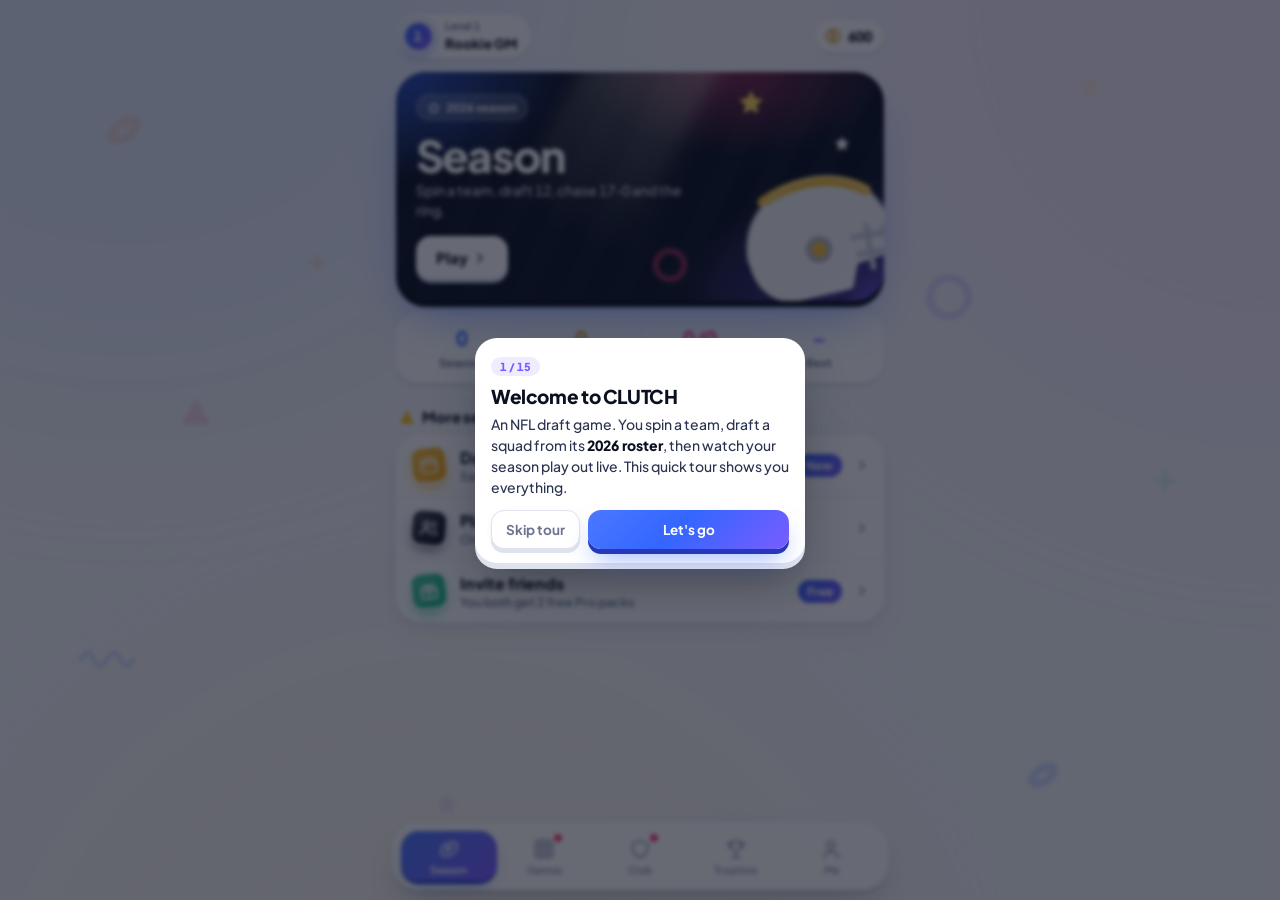
<file: index.html>
<!doctype html>
<html lang="en">
<head>
<meta charset="utf-8">
<meta name="viewport" content="width=device-width, initial-scale=1, viewport-fit=cover, user-scalable=no">
<!-- Google AdSense: site verification + the ad script (in-game ads stay off until ADS_PROVIDER is set in js/ads.js) -->
<meta name="google-adsense-account" content="ca-pub-9444873763818491">
<script async src="https://pagead2.googlesyndication.com/pagead/js/adsbygoogle.js?client=ca-pub-9444873763818491" crossorigin="anonymous"></script>
<title>CLUTCH · Football Draft</title>
<meta name="description" content="Spin an NFL team, draft from its 2026 roster, watch your season live and make the clutch call. Can you go perfect?">
<meta name="theme-color" content="#ffffff">
<meta name="apple-mobile-web-app-capable" content="yes">
<meta name="mobile-web-app-capable" content="yes">
<meta name="apple-mobile-web-app-status-bar-style" content="default">
<meta name="apple-mobile-web-app-title" content="CLUTCH">
<link rel="manifest" href="manifest.webmanifest">
<link rel="icon" href="icons/icon-192.png">
<link rel="apple-touch-icon" href="icons/icon-192.png">
<link rel="preconnect" href="https://fonts.googleapis.com">
<link rel="preconnect" href="https://fonts.gstatic.com" crossorigin>
<link href="https://fonts.googleapis.com/css2?family=Plus+Jakarta+Sans:wght@500;600;700;800&display=swap" rel="stylesheet" media="print" onload="this.media='all'">
<link rel="stylesheet" href="css/style.css" media="print" onload="this.media='all';window.__cssOk=1">
<noscript><link rel="stylesheet" href="css/style.css"></noscript>
<style>
/* loading screen: inline so it shows before anything else downloads */
:where(html) { background: #ffffff; } /* zero specificity: style.css takes over once it loads */
#load { position: fixed; inset: 0; z-index: 1000; display: flex; align-items: center; justify-content: center; font-family: 'Plus Jakarta Sans', system-ui, -apple-system, sans-serif; background: #ffffff; transition: opacity .35s ease, visibility .35s; }
#load.out { opacity: 0; visibility: hidden; }
/* the blue centre card holds the ball, the name and the loading bar; everything around it stays white */
#load .ld-card { position: relative; width: min(300px, 78vw); padding: 34px 24px 26px; border-radius: 40px; color: #fff; display: flex; flex-direction: column; align-items: center; overflow: hidden; background: radial-gradient(90% 70% at 50% 25%, #5b7cff 0%, #3466ff 50%, #2a3bc4 100%); box-shadow: 0 7px 0 #2230a0, 0 30px 60px -18px rgba(52,102,255,.65); animation: ldPop .55s cubic-bezier(.34,1.56,.64,1) both; }
#load .ld-glow { position: absolute; width: 260px; height: 260px; border-radius: 50%; top: -70px; background: radial-gradient(circle, rgba(255,255,255,.3), transparent 65%); animation: ldPulse 1.8s ease-in-out infinite; }
#load .ld-ball { width: 104px; height: 104px; position: relative; animation: ldPop .6s cubic-bezier(.34,1.56,.64,1) .1s both, ldSpin 1.4s ease-in-out .7s infinite; filter: drop-shadow(0 14px 20px rgba(0,0,0,.35)); }
#load .ld-word { position: relative; margin-top: 14px; font-size: 40px; font-weight: 800; letter-spacing: -.04em; line-height: 1; animation: ldUp .5s ease .2s both; }
#load .ld-sub { position: relative; margin-top: 6px; font-size: 13.5px; font-weight: 700; opacity: .85; animation: ldUp .5s ease .3s both; }
#load .ld-bar { position: relative; margin-top: 26px; width: 100%; height: 9px; border-radius: 9px; background: rgba(255,255,255,.22); overflow: hidden; animation: ldUp .5s ease .4s both; }
#load .ld-bar i { display: block; height: 100%; width: 0; border-radius: 9px; background: linear-gradient(90deg, #ffe08a, #ffbf1f); box-shadow: 0 0 14px rgba(255,200,60,.8); transition: width .25s ease; }
#load .ld-pct { position: relative; margin-top: 10px; font-size: 13px; font-weight: 800; opacity: .9; font-variant-numeric: tabular-nums; animation: ldUp .5s ease .4s both; }
#load .ld-tip { position: absolute; bottom: calc(36px + env(safe-area-inset-bottom, 0px)); left: 24px; right: 24px; text-align: center; font-size: 13px; font-weight: 600; color: #6b7390; line-height: 1.4; }
@keyframes ldPop { 0% { transform: scale(.3) rotate(-20deg); opacity: 0; } 100% { transform: scale(1) rotate(0); opacity: 1; } }
@keyframes ldSpin { 0%, 100% { transform: rotate(-8deg); } 50% { transform: rotate(8deg) translateY(-6px); } }
@keyframes ldUp { from { opacity: 0; transform: translateY(10px); } }
@keyframes ldPulse { 0%, 100% { transform: scale(1); opacity: .8; } 50% { transform: scale(1.12); opacity: 1; } }
</style>
</head>
<body>
<div id="load" aria-label="Loading CLUTCH">
  <div class="ld-card">
  <div class="ld-glow"></div>
  <svg class="ld-ball" viewBox="0 0 120 120" aria-hidden="true"><ellipse cx="60" cy="60" rx="54" ry="34" transform="rotate(-35 60 60)" fill="#8a4b2a"/><ellipse cx="60" cy="60" rx="54" ry="34" transform="rotate(-35 60 60)" fill="none" stroke="#5c2e17" stroke-width="3"/><path d="M27 83 Q22 70 30 60 M93 37 Q98 50 90 60" stroke="#fff" stroke-width="5" fill="none" stroke-linecap="round" transform="rotate(0 60 60)"/><g transform="rotate(-35 60 60)" stroke="#fff" stroke-width="4" stroke-linecap="round"><path d="M40 60 H80"/><path d="M46 53 V67 M54 53 V67 M62 53 V67 M70 53 V67"/></g></svg>
  <div class="ld-word">CLUTCH</div>
  <div class="ld-sub">Football Draft · 2026</div>
  <div class="ld-bar"><i id="ldFill"></i></div>
  <div class="ld-pct" id="ldPct">0%</div>
  </div>
  <div class="ld-tip" id="ldTip"></div>
</div>
<script>
// loading screen: real progress as each game file loads, a short minimum so it never just flashes, and a safety timeout
(function () {
  var tips = ['Tip: you only get one re-spin per game. Save it for a bad spin.', 'Tip: close games stop at 2:00 for your Clutch Call.', 'Tip: cards only come from packs you buy with coins.', 'Tip: elite teams are rare. Build one and the ring is in reach.', 'Tip: closed the app mid-game? Hit Continue to pick it up.'];
  document.getElementById('ldTip').textContent = tips[Math.floor(Math.random() * tips.length)];
  var total = 25, loaded = 0, shown = 0, t0 = Date.now(), done = false, ready = false;
  var fill = document.getElementById('ldFill'), pct = document.getElementById('ldPct');
  function paint() {
    var target = ready ? 100 : Math.min(92, (loaded / total) * 92);
    shown += (target - shown) * 0.25;
    if (target - shown < 0.6) shown = target;
    fill.style.width = shown + '%'; pct.textContent = Math.round(shown) + '%';
    if (ready && shown >= 100 && window.__cssOk) return finish();
    requestAnimationFrame(paint);
  }
  function finish() {
    if (done) return; done = true;
    var wait = Math.max(0, 1500 - (Date.now() - t0));
    setTimeout(function () { var el = document.getElementById('load'); if (!el) return; el.classList.add('out'); setTimeout(function () { el.remove(); }, 400); }, wait);
  }
  window.__ldTick = function () { loaded++; };
  window.__ldReady = function () { ready = true; };
  if (document.querySelector('link[href="css/style.css"][media="all"]')) window.__cssOk = 1;
  requestAnimationFrame(paint);
  setTimeout(function () { ready = true; window.__cssOk = 1; finish(); }, 8000);
})();
</script>
<div id="app"></div>
<script src="js/data.js" onload="__ldTick()"></script>
<script src="js/engine.js" onload="__ldTick()"></script>
<script src="js/gameday.js" onload="__ldTick()"></script>
<script src="js/ui.js" onload="__ldTick()"></script>
<script src="js/analytics.js" onload="__ldTick()"></script>
<script src="js/ads.js" onload="__ldTick()"></script>
<script src="js/draft.js" onload="__ldTick()"></script>
<script src="js/season.js" onload="__ldTick()"></script>
<script src="js/stats.js" onload="__ldTick()"></script>
<script src="js/modes.js" onload="__ldTick()"></script>
<script src="js/arena.js" onload="__ldTick()"></script>
<script src="js/daily.js" onload="__ldTick()"></script>
<script src="js/connections.js" onload="__ldTick()"></script>
<script src="js/club.js" onload="__ldTick()"></script>
<script src="js/board.js" onload="__ldTick()"></script>
<script src="js/net.js" onload="__ldTick()"></script>
<script src="js/h2h.js" onload="__ldTick()"></script>
<script src="js/fun.js" onload="__ldTick()"></script>
<script src="js/objectives.js" onload="__ldTick()"></script>
<script src="js/tutorial.js" onload="__ldTick()"></script>
<script src="js/account.js" onload="__ldTick()"></script>
<script src="js/market.js" onload="__ldTick()"></script>
<script src="js/reset.js" onload="__ldTick()"></script>
<script src="js/updates.js" onload="__ldTick()"></script>
<script src="js/app.js" onload="__ldTick()"></script>
</body>
</html>
</file>
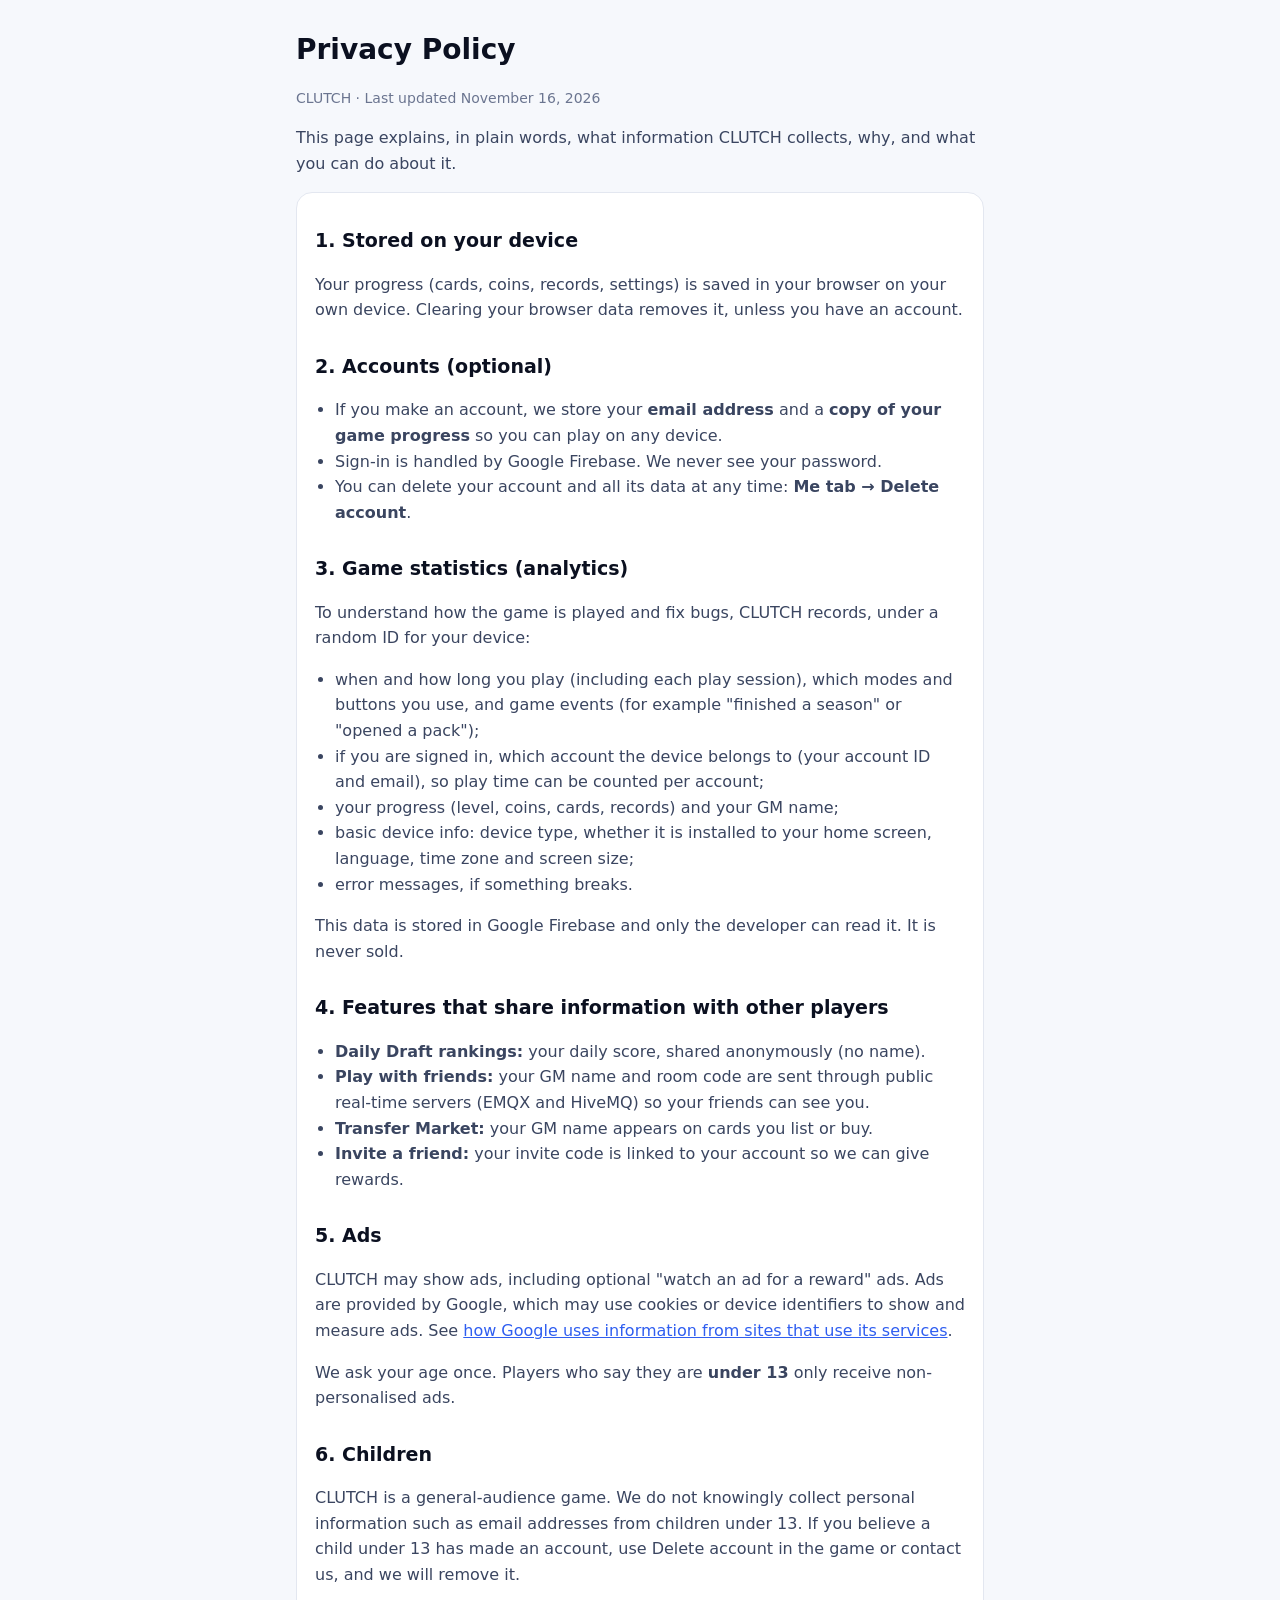
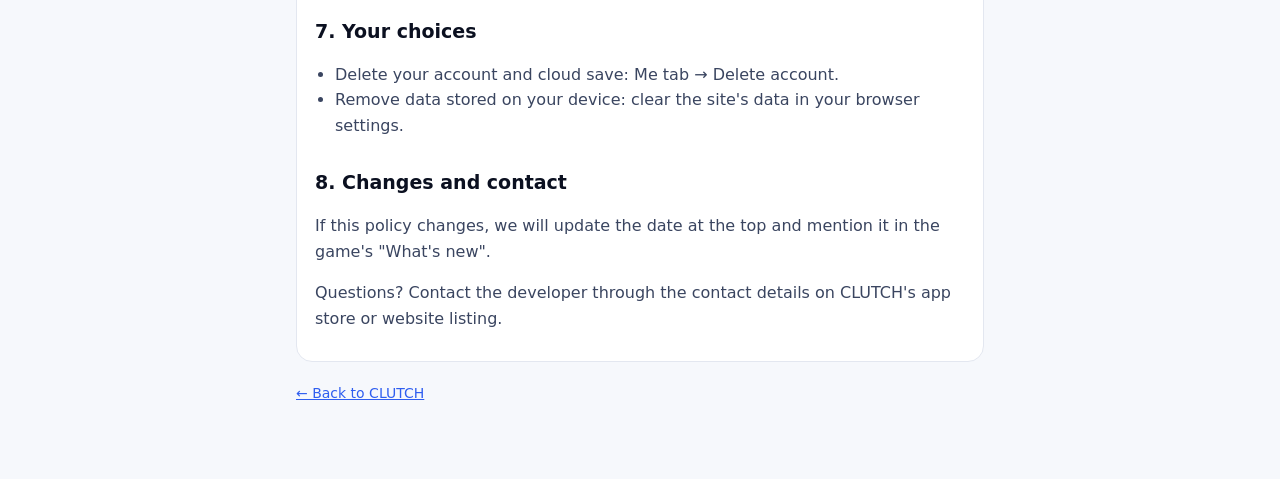
<file: privacy.html>
<!doctype html>
<html lang="en">
<head>
<meta charset="utf-8">
<meta name="viewport" content="width=device-width, initial-scale=1">
<title>CLUTCH · Privacy Policy</title>
<style>
  :root { --ink: #0b1020; --ink2: #3a4560; --line: #e3e7f0; --brand: #2f5ef0; --bg: #f6f8fc; }
  * { box-sizing: border-box; }
  body { margin: 0; background: var(--bg); color: var(--ink); font: 16px/1.6 system-ui, -apple-system, "Segoe UI", Roboto, sans-serif; }
  main { max-width: 720px; margin: 0 auto; padding: 28px 16px 60px; }
  h1 { font-size: 28px; margin: 0 0 4px; } h2 { font-size: 19px; margin: 28px 0 6px; }
  p, li { color: var(--ink2); } ul { padding-left: 20px; }
  .card { background: #fff; border: 1px solid var(--line); border-radius: 16px; padding: 4px 18px 14px; margin-top: 16px; }
  .muted { color: #6b7590; font-size: 14px; }
  a { color: var(--brand); }
</style>
</head>
<body>
<main>
  <h1>Privacy Policy</h1>
  <p class="muted">CLUTCH · Last updated November 16, 2026</p>
  <p>This page explains, in plain words, what information CLUTCH collects, why, and what you can do about it.</p>

  <div class="card">
    <h2>1. Stored on your device</h2>
    <p>Your progress (cards, coins, records, settings) is saved in your browser on your own device. Clearing your browser data removes it, unless you have an account.</p>

    <h2>2. Accounts (optional)</h2>
    <ul>
      <li>If you make an account, we store your <b>email address</b> and a <b>copy of your game progress</b> so you can play on any device.</li>
      <li>Sign-in is handled by Google Firebase. We never see your password.</li>
      <li>You can delete your account and all its data at any time: <b>Me tab → Delete account</b>.</li>
    </ul>

    <h2>3. Game statistics (analytics)</h2>
    <p>To understand how the game is played and fix bugs, CLUTCH records, under a random ID for your device:</p>
    <ul>
      <li>when and how long you play (including each play session), which modes and buttons you use, and game events (for example "finished a season" or "opened a pack");</li>
      <li>if you are signed in, which account the device belongs to (your account ID and email), so play time can be counted per account;</li>
      <li>your progress (level, coins, cards, records) and your GM name;</li>
      <li>basic device info: device type, whether it is installed to your home screen, language, time zone and screen size;</li>
      <li>error messages, if something breaks.</li>
    </ul>
    <p>This data is stored in Google Firebase and only the developer can read it. It is never sold.</p>

    <h2>4. Features that share information with other players</h2>
    <ul>
      <li><b>Daily Draft rankings:</b> your daily score, shared anonymously (no name).</li>
      <li><b>Play with friends:</b> your GM name and room code are sent through public real-time servers (EMQX and HiveMQ) so your friends can see you.</li>
      <li><b>Transfer Market:</b> your GM name appears on cards you list or buy.</li>
      <li><b>Invite a friend:</b> your invite code is linked to your account so we can give rewards.</li>
    </ul>

    <h2>5. Ads</h2>
    <p>CLUTCH may show ads, including optional "watch an ad for a reward" ads. Ads are provided by Google, which may use cookies or device identifiers to show and measure ads. See <a href="https://policies.google.com/technologies/ads" target="_blank" rel="noopener">how Google uses information from sites that use its services</a>.</p>
    <p>We ask your age once. Players who say they are <b>under 13</b> only receive non-personalised ads.</p>

    <h2>6. Children</h2>
    <p>CLUTCH is a general-audience game. We do not knowingly collect personal information such as email addresses from children under 13. If you believe a child under 13 has made an account, use Delete account in the game or contact us, and we will remove it.</p>

    <h2>7. Your choices</h2>
    <ul>
      <li>Delete your account and cloud save: Me tab → Delete account.</li>
      <li>Remove data stored on your device: clear the site's data in your browser settings.</li>
    </ul>

    <h2>8. Changes and contact</h2>
    <p>If this policy changes, we will update the date at the top and mention it in the game's "What's new".</p>
    <p>Questions? Contact the developer through the contact details on CLUTCH's app store or website listing.</p>
  </div>
  <p class="muted" style="margin-top:20px"><a href="./">← Back to CLUTCH</a></p>
</main>
</body>
</html>
</file>
<file: css/style.css>
/* ===================== CLUTCH 3 · modern design system ===================== */
:root {
  --bg: #f5f6fa; --card: #ffffff; --ink: #0b1020; --ink2: #2a3350; --mute: #6b7390; --line: #eceef5; --line2: #dfe3ee;
  --blue: #3466ff; --blue-soft: #ebf0ff; --violet: #7a5cff; --violet-soft: #f0ecff;
  --pink: #ff3f7d; --pink-soft: #ffeaf1; --mint: #10b981; --mint-soft: #e3f8ef;
  --orange: #ff7a1a; --orange-soft: #fff1e5; --sun: #ffbf1f; --sun-soft: #fff7dc; --red: #f43f5e;
  --brand: linear-gradient(135deg, #3466ff 0%, #7a5cff 100%);
  --turf1: #3cba57; --turf2: #35ab4e; --turf-line: rgba(255,255,255,.5); --los: #ffe066;
  --r: 22px;
  --shadow-sm: 0 1px 2px rgba(11,16,32,.04), 0 2px 8px rgba(11,16,32,.04);
  --shadow: 0 1px 2px rgba(11,16,32,.04), 0 8px 28px rgba(11,16,32,.07);
  --shadow-lg: 0 4px 10px rgba(11,16,32,.05), 0 24px 60px rgba(11,16,32,.14);
  --font: 'Plus Jakarta Sans', 'Inter', system-ui, -apple-system, 'Segoe UI', sans-serif;
  --safe-b: env(safe-area-inset-bottom, 0px);
  --tabbar: 78px;
  --spring: cubic-bezier(.2, 1.3, .4, 1);
}
:root[data-field="night"] { --turf1: #17603d; --turf2: #135233; --turf-line: rgba(255,255,255,.4); }
:root[data-field="snow"] { --turf1: #eef4f9; --turf2: #e3ecf4; --turf-line: rgba(70,110,150,.3); --los: #3466ff; }
:root[data-field="retro"] { --turf1: #dc8a35; --turf2: #cd7b28; }
:root[data-field="gold"] { --turf1: #ecbd2f; --turf2: #e0b022; --turf-line: rgba(255,255,255,.6); --los: #fff; }

* { box-sizing: border-box; -webkit-tap-highlight-color: transparent; }
html, body { margin: 0; height: 100%; background: var(--bg); color: var(--ink); font-family: var(--font); overscroll-behavior: none; -webkit-font-smoothing: antialiased; font-feature-settings: 'tnum' 1; }
button { font: inherit; color: inherit; border: 0; background: none; cursor: pointer; padding: 0; }
input, select { font: inherit; color: inherit; }
.ico { flex: none; display: inline-block; vertical-align: middle; }
.blobs { position: fixed; inset: 0; z-index: 0; pointer-events: none; overflow: hidden; }
.blobs i { position: absolute; width: 70vmax; height: 70vmax; border-radius: 50%; filter: blur(90px); opacity: .35; animation: drift 22s ease-in-out infinite alternate; }
.blobs i:nth-child(1) { background: #c7d4ff; top: -40vmax; left: -25vmax; }
.blobs i:nth-child(2) { background: #f3d6ff; top: -35vmax; right: -35vmax; animation-delay: -8s; }
.blobs i:nth-child(3) { background: #ffe9c7; bottom: -50vmax; left: 0; animation-delay: -14s; opacity: .25; }
@keyframes drift { to { transform: translate(5vmax, 4vmax) scale(1.06); } }
#app { max-width: 520px; margin: 0 auto; min-height: 100%; position: relative; z-index: 1; }
.screen { min-height: 100dvh; display: flex; flex-direction: column; padding: 14px 16px calc(18px + var(--safe-b)); animation: enter .35s cubic-bezier(.2,.8,.2,1); }
.screen.has-tabs { padding-bottom: calc(var(--tabbar) + 22px + var(--safe-b)); }
@keyframes enter { from { opacity: 0; transform: translateY(8px); } to { opacity: 1; transform: none; } }
.d, .display { font-weight: 800; letter-spacing: -.03em; }
h1, h2, h3, h4 { letter-spacing: -.02em; }
.mute { color: var(--mute); }
.row { display: flex; align-items: center; gap: 10px; }
.grow { flex: 1; min-width: 0; }
.center { text-align: center; }
.hidden { display: none !important; }
.spacer { flex: 1; min-height: 14px; }
.shake { animation: shake .4s; }
@keyframes shake { 25% { transform: translateX(-6px); } 75% { transform: translateX(6px); } }

/* ---------- buttons ---------- */
.btn { display: flex; align-items: center; justify-content: center; gap: 8px; width: 100%; padding: 15px 18px; border-radius: 16px; font-weight: 700; font-size: 15.5px;
  background: var(--card); border: 1px solid var(--line2); box-shadow: var(--shadow-sm); transition: transform .12s var(--spring), box-shadow .2s, background .2s; }
.btn:active { transform: scale(.97); }
.btn:disabled { opacity: .45; pointer-events: none; }
.btn.primary { background: var(--brand); color: #fff; border: 0; box-shadow: 0 10px 24px -6px rgba(52,102,255,.55); }
.btn.hot { background: linear-gradient(135deg, #ff5a8f, #ff3f7d); color: #fff; border: 0; box-shadow: 0 10px 24px -6px rgba(255,63,125,.5); }
.btn.sun { background: linear-gradient(135deg, #ffcf4d, #ffb11f); color: #3a2600; border: 0; }
.btn.danger { background: var(--red); color: #fff; border: 0; }
.btn.big { padding: 18px; font-size: 17px; border-radius: 18px; }
.btn.small { padding: 10px 14px; font-size: 13.5px; width: auto; border-radius: 13px; }
.btn .d { font-size: 17px; }
.icon-btn { width: 42px; height: 42px; border-radius: 14px; display: grid; place-items: center; background: var(--card); border: 1px solid var(--line); box-shadow: var(--shadow-sm); flex: none; transition: transform .12s var(--spring); }
.icon-btn:active { transform: scale(.92); }
.chip { display: inline-flex; align-items: center; gap: 6px; padding: 9px 12px; border-radius: 12px; background: var(--card); border: 1px solid var(--line2); font-weight: 700; font-size: 13px; white-space: nowrap; }
.chip.on { background: var(--ink); color: #fff; border-color: var(--ink); }

/* ---------- top bar ---------- */
.topbar { display: flex; align-items: center; gap: 10px; margin-bottom: 14px; }
.topbar h2 { margin: 0; font-size: 24px; }
.pill { display: inline-flex; align-items: center; gap: 6px; padding: 7px 12px; border-radius: 99px; background: var(--card); border: 1px solid var(--line); font-size: 12px; font-weight: 700; color: var(--mute); white-space: nowrap; box-shadow: var(--shadow-sm); }
.pill b { font-weight: 800; font-size: 15px; color: var(--ink); }
.pill.blue b { color: var(--blue); } .pill.mint b { color: var(--mint); } .pill.pink b { color: var(--pink); }
.coins { display: inline-flex; align-items: center; gap: 6px; padding: 7px 12px 7px 9px; border-radius: 99px; background: var(--card); border: 1px solid var(--line); box-shadow: var(--shadow-sm); color: #d08a00; }
.coins b { color: var(--ink); font-weight: 800; font-size: 14px; }
.section-title { font-size: 12px; font-weight: 700; letter-spacing: .08em; text-transform: uppercase; color: var(--mute); margin: 22px 2px 10px; }
.sec-row { display: flex; align-items: baseline; justify-content: space-between; margin: 24px 2px 10px; }
.sec-row h3 { margin: 0; font-size: 19px; font-weight: 800; }
.sec-row .mute { font-size: 13px; font-weight: 600; display: inline-flex; align-items: center; gap: 4px; }

/* ---------- tab bar ---------- */
.tabbar { position: fixed; left: 50%; transform: translateX(-50%); bottom: 0; width: 100%; max-width: 520px; z-index: 20; padding: 8px 10px calc(10px + var(--safe-b)); background: rgba(255,255,255,.82); backdrop-filter: saturate(1.8) blur(20px); -webkit-backdrop-filter: saturate(1.8) blur(20px); border-top: 1px solid rgba(11,16,32,.06); display: grid; grid-template-columns: repeat(5, 1fr); }
.tabbar button { position: relative; display: flex; flex-direction: column; align-items: center; gap: 3px; padding: 6px 0 2px; font-size: 10.5px; font-weight: 700; color: #9aa1b8; transition: color .2s; }
.tabbar button .ico { transition: transform .25s var(--spring); }
.tabbar button.on { color: var(--blue); }
.tabbar button.on .ico { transform: translateY(-1px) scale(1.08); }
.tabbar button.on::after { content: ''; position: absolute; bottom: -4px; width: 18px; height: 3px; border-radius: 3px; background: var(--blue); }
.badge-dot { position: absolute; top: 4px; right: calc(50% - 16px); width: 8px; height: 8px; border-radius: 50%; background: var(--pink); box-shadow: 0 0 0 2px #fff; }

/* ---------- home ---------- */
.home-head { display: flex; align-items: center; gap: 10px; }
.lvl { display: flex; align-items: center; gap: 10px; padding: 5px 14px 5px 5px; border-radius: 99px; background: var(--card); border: 1px solid var(--line); box-shadow: var(--shadow-sm); }
.lvl .badge { width: 34px; height: 34px; border-radius: 50%; display: grid; place-items: center; color: #fff; font-weight: 800; background: conic-gradient(var(--blue) var(--p), var(--line) 0); position: relative; }
.lvl .badge::before { content: ''; position: absolute; inset: 3.5px; border-radius: 50%; background: var(--brand); }
.lvl .badge span { position: relative; font-size: 13px; }
.lvl small { display: block; font-size: 10.5px; color: var(--mute); font-weight: 700; }
.lvl b { font-size: 13.5px; font-weight: 800; }
.hello { margin: 22px 2px 0; }
.hello small { font-size: 14px; font-weight: 600; color: var(--mute); }
.hello h1 { margin: 2px 0 0; font-size: 30px; line-height: 1.1; font-weight: 800; letter-spacing: -.035em; }
.hello h1 span { background: var(--brand); -webkit-background-clip: text; background-clip: text; color: transparent; }
.today { display: grid; grid-auto-flow: column; grid-auto-columns: 42%; gap: 10px; overflow-x: auto; scroll-snap-type: x mandatory; margin: 0 -16px; padding: 2px 16px 10px; scrollbar-width: none; }
.today::-webkit-scrollbar { display: none; }
.today-card { position: relative; scroll-snap-align: start; text-align: left; padding: 14px; border-radius: 20px; background: var(--card); border: 1px solid var(--line); box-shadow: var(--shadow); display: flex; flex-direction: column; gap: 3px; min-height: 128px; transition: transform .15s var(--spring); }
.today-card:active { transform: scale(.97); }
.today-card b { font-size: 15px; font-weight: 800; margin-top: auto; }
.today-card small { font-size: 12px; font-weight: 600; color: var(--mute); white-space: nowrap; overflow: hidden; text-overflow: ellipsis; }
.today-card.done { background: linear-gradient(180deg, #fff, #f6f8fd); }
.tc-ic, .mc-ic, .si, .fp-ic, .pr-ic, .gc-ic, .intro-ic { width: 42px; height: 42px; border-radius: 14px; display: grid; place-items: center; color: #fff; flex: none; }
.blue { --tint: #3466ff; } .pink { --tint: #ff3f7d; } .violet { --tint: #7a5cff; } .mint { --tint: #10b981; } .orange { --tint: #ff7a1a; } .sun { --tint: #f5a700; } .ink { --tint: #0b1020; }
.tc-ic, .mc-ic, .si, .step .n, .gc-ic { background: linear-gradient(135deg, color-mix(in srgb, var(--tint, #3466ff) 78%, #fff), var(--tint, #3466ff)); box-shadow: 0 8px 18px -8px var(--tint, #3466ff); }
.tc-check { position: absolute; top: 12px; right: 12px; width: 22px; height: 22px; border-radius: 50%; background: var(--mint); color: #fff; display: grid; place-items: center; }
.tc-new { position: absolute; top: 14px; right: 12px; font-size: 10px; font-weight: 800; color: var(--pink); background: var(--pink-soft); padding: 3px 7px; border-radius: 99px; }
.feature { position: relative; overflow: hidden; display: block; width: 100%; text-align: left; border-radius: 26px; padding: 20px; color: #fff; margin-top: 18px; background: #0b1020; box-shadow: var(--shadow-lg); transition: transform .15s var(--spring); isolation: isolate; }
.feature:active { transform: scale(.98); }
.feature .ft-glow { position: absolute; inset: 0; z-index: -1; background: radial-gradient(70% 90% at 100% 100%, rgba(122,92,255,.85), transparent 60%), radial-gradient(60% 80% at 0% 0%, rgba(52,102,255,.7), transparent 60%), radial-gradient(50% 60% at 70% 0%, rgba(255,63,125,.45), transparent 60%); }
.feature .tag { display: inline-flex; align-items: center; gap: 5px; background: rgba(255,255,255,.14); backdrop-filter: blur(6px); padding: 5px 10px; border-radius: 99px; font-size: 11.5px; font-weight: 700; }
.feature h3 { font-size: 34px; font-weight: 800; letter-spacing: -.04em; margin: 12px 0 4px; line-height: 1; }
.feature p { margin: 0; opacity: .85; font-weight: 500; font-size: 14px; max-width: 62%; line-height: 1.4; }
.feature .art { position: absolute; right: -18px; bottom: -22px; width: 160px; transform: rotate(-10deg); opacity: .95; filter: drop-shadow(0 16px 24px rgba(0,0,0,.35)); }
.feature .go { margin-top: 16px; display: inline-flex; align-items: center; gap: 4px; background: #fff; color: var(--ink); font-weight: 800; padding: 10px 16px; border-radius: 13px; font-size: 14px; }
.promo { display: flex; align-items: center; gap: 12px; width: 100%; text-align: left; margin-top: 12px; padding: 12px 14px; border-radius: 18px; background: linear-gradient(135deg, var(--mint-soft), #fff); border: 1px solid #c4ecd9; box-shadow: var(--shadow-sm); }
.promo b { display: block; font-size: 14.5px; } .promo small { color: var(--mute); font-weight: 600; font-size: 12.5px; }
.pr-ic, .fp-ic { background: linear-gradient(135deg, #34d399, #10b981); }
.bento { display: grid; grid-template-columns: 1fr 1fr; gap: 10px; }
.mode-card { position: relative; text-align: left; padding: 14px; border-radius: 20px; background: var(--card); border: 1px solid var(--line); box-shadow: var(--shadow); display: flex; flex-direction: column; gap: 2px; min-height: 132px; transition: transform .15s var(--spring); overflow: hidden; }
.mode-card:active { transform: scale(.97); }
.mode-card b { font-size: 16px; font-weight: 800; margin-top: auto; }
.mode-card small { font-size: 12.5px; color: var(--mute); font-weight: 600; }
.mode-card .mc-tag { position: absolute; top: 14px; right: 12px; font-size: 11px; font-weight: 800; color: var(--ink2); background: var(--bg); padding: 4px 8px; border-radius: 99px; }
.mode-card .mc-tag.hot { color: #fff; background: var(--violet); }
.mode-card.big { grid-column: span 2; min-height: 118px; background: linear-gradient(135deg, #fff 40%, var(--mint-soft)); }
.mode-card.big::after { content: ''; position: absolute; right: -30px; bottom: -40px; width: 160px; height: 160px; border-radius: 50%; background: radial-gradient(circle, rgba(16,185,129,.18), transparent 70%); }
.mode-card.wide { grid-column: span 2; min-height: 0; flex-direction: row; align-items: center; gap: 12px; }
.mode-card.wide b { margin: 0; display: block; }

/* ---------- forms ---------- */
.toggle { display: flex; align-items: center; gap: 12px; padding: 14px; border-radius: 18px; background: var(--card); border: 1px solid var(--line); width: 100%; text-align: left; box-shadow: var(--shadow-sm); }
.toggle .sw { width: 48px; height: 29px; border-radius: 99px; background: #e2e5ee; position: relative; flex: none; transition: background .25s; }
.toggle .sw::after { content: ''; position: absolute; top: 3px; left: 3px; width: 23px; height: 23px; border-radius: 50%; background: #fff; box-shadow: 0 2px 6px rgba(0,0,0,.18); transition: transform .3s var(--spring); }
.toggle.on .sw { background: var(--mint); }
.toggle.on .sw::after { transform: translateX(19px); }
.toggle h4 { margin: 0; font-size: 15px; font-weight: 700; }
.toggle p { margin: 2px 0 0; font-size: 12.5px; color: var(--mute); font-weight: 500; }
.toggle .ic { width: 36px; height: 36px; border-radius: 11px; display: grid; place-items: center; background: var(--bg); color: var(--ink2); }
.settings { display: grid; gap: 8px; }
.field { width: 100%; padding: 14px 16px; border-radius: 16px; background: var(--card); border: 1px solid var(--line2); outline: none; font-size: 16px; font-weight: 600; transition: border-color .2s, box-shadow .2s; }
.field:focus { border-color: var(--blue); box-shadow: 0 0 0 4px var(--blue-soft); }
.mgr-row { display: flex; gap: 8px; align-items: center; margin-bottom: 8px; }
.dot { width: 10px; height: 10px; border-radius: 50%; flex: none; }
.steps { display: grid; gap: 10px; }
.step { display: flex; gap: 12px; align-items: flex-start; padding: 14px; border-radius: 18px; background: var(--card); border: 1px solid var(--line); box-shadow: var(--shadow-sm); }
.step .n { width: 36px; height: 36px; border-radius: 12px; display: grid; place-items: center; color: #fff; flex: none; font-weight: 800; }
.step h4 { margin: 0 0 2px; font-size: 15px; font-weight: 700; }
.step p { margin: 0; font-size: 13px; color: var(--mute); line-height: 1.45; font-weight: 500; }
.hero-card { padding: 16px; border-radius: 22px; background: var(--card); border: 1px solid var(--line); box-shadow: var(--shadow); }
.intro-hero { text-align: center; padding: 22px 16px; }
.intro-hero .intro-ic { width: 64px; height: 64px; border-radius: 20px; margin: 0 auto; background: var(--brand); box-shadow: 0 14px 30px -10px rgba(52,102,255,.6); }
.intro-ic.sm { width: 40px; height: 40px; border-radius: 13px; background: linear-gradient(135deg, #ffcf4d, #f5a700); }
.challenge-card { padding: 16px; border-radius: var(--r); background: linear-gradient(135deg, var(--violet-soft), #fff); border: 1px solid #ddd3ff; box-shadow: var(--shadow-sm); }
.challenge-card h3 { margin: 0 0 4px; font-size: 18px; }
.goal-card { padding: 6px 14px; border-radius: 22px; background: var(--card); border: 1px solid var(--line); box-shadow: var(--shadow); }
.gc-row { display: flex; align-items: center; gap: 14px; padding: 12px 0; }
.gc-row + .gc-row { border-top: 1px solid var(--line); }
.gc-row b { display: block; font-size: 15px; } .gc-row small { color: var(--mute); font-weight: 500; font-size: 13px; }
.gc-big { width: 42px; text-align: center; font-size: 26px; font-weight: 800; letter-spacing: -.05em; background: var(--brand); -webkit-background-clip: text; background-clip: text; color: transparent; }
.gc-big small { font-size: 14px; }
.gc-ic { --tint: #f5a700; } .gc-ic.pink { --tint: #ff3f7d; }

/* ---------- player card ---------- */
.pcard { container-type: inline-size; position: relative; aspect-ratio: .72; border-radius: 13%/9.5%; overflow: hidden; background: #fff; box-shadow: 0 6px 16px -4px rgba(11,16,32,.3); isolation: isolate; }
.pc-bg { position: absolute; inset: 0 0 30% 0; background: radial-gradient(120% 80% at 20% 0%, color-mix(in srgb, var(--c1) 70%, #fff) 0%, var(--c1) 45%, color-mix(in srgb, var(--c1) 65%, #000) 100%); }
.pc-mono { position: absolute; right: -6cqw; bottom: 26%; font-weight: 800; font-size: 44cqw; letter-spacing: -.06em; color: rgba(255,255,255,.14); line-height: 1; z-index: 1; }
.pc-stripe { position: absolute; left: 0; right: 0; top: 70%; height: 3cqw; background: var(--c2); z-index: 2; }
.pc-top { position: absolute; top: 6cqw; left: 8cqw; z-index: 3; color: #fff; }
.pc-rt { font-weight: 800; font-size: 31cqw; line-height: .95; letter-spacing: -.05em; text-shadow: 0 2cqw 6cqw rgba(0,0,0,.25); }
.pc-pos { display: inline-block; margin-top: 2cqw; font-weight: 800; font-size: 9.5cqw; padding: 1.5cqw 4cqw; border-radius: 99px; background: rgba(255,255,255,.22); }
.pcard.lightbg .pc-top { color: #111; } .pcard.lightbg .pc-pos { background: rgba(0,0,0,.08); } .pcard.lightbg .pc-mono { color: rgba(0,0,0,.08); } .pcard.lightbg .pc-rt { text-shadow: none; }
.pc-mod { position: absolute; top: 7cqw; right: 7cqw; font-weight: 800; font-size: 10cqw; padding: 1.5cqw 3.5cqw; border-radius: 99px; z-index: 4; color: #fff; }
.pc-mod.up { background: var(--mint); } .pc-mod.down { background: var(--red); }
.pc-plate { position: absolute; left: 0; right: 0; bottom: 0; height: 30%; background: #fff; display: flex; flex-direction: column; align-items: center; justify-content: center; padding: 0 4cqw; z-index: 3; }
.pc-name { font-weight: 800; font-size: 12.5cqw; line-height: 1.1; letter-spacing: -.02em; white-space: nowrap; overflow: hidden; text-overflow: ellipsis; max-width: 100%; }
.pc-era { font-weight: 700; font-size: 8.5cqw; color: var(--mute); margin-top: 1cqw; white-space: nowrap; }
.pcard.oop .pc-rt::after { content: '*'; color: var(--sun); }
.pcard.t-legend::after, .pcard.t-elite::after, .pcard.t-gold::after { content: ''; position: absolute; inset: 0; border-radius: inherit; padding: 2.4cqw; z-index: 5; pointer-events: none;
  -webkit-mask: linear-gradient(#000 0 0) content-box, linear-gradient(#000 0 0); -webkit-mask-composite: xor; mask-composite: exclude; }
.pcard.t-legend::after { background: conic-gradient(from var(--ang, 0deg), #ff3f7d, #ffbf1f, #10b981, #3466ff, #7a5cff, #ff3f7d); animation: holo 3s linear infinite; }
.pcard.t-elite::after { background: linear-gradient(135deg, #fff1b5, #ffbf1f 45%, #e08a00 70%, #fff1b5); }
.pcard.t-gold::after { background: linear-gradient(135deg, #f1f3f8, #b7bfd0 50%, #f1f3f8); padding: 1.8cqw; }
.pcard.t-legend .pc-bg::after { content: ''; position: absolute; inset: 0; background: linear-gradient(115deg, transparent 35%, rgba(255,255,255,.4) 48%, transparent 60%); background-size: 260% 100%; animation: shine 2.8s ease-in-out infinite; }
@property --ang { syntax: '<angle>'; initial-value: 0deg; inherits: false; }
@keyframes holo { to { --ang: 360deg; } }
@keyframes shine { from { background-position: 150% 0; } to { background-position: -110% 0; } }

/* ---------- field ---------- */
.turf { position: relative; width: 100%; aspect-ratio: 1 / .9; border-radius: 24px; overflow: hidden; flex: none;
  background: repeating-linear-gradient(180deg, var(--turf1) 0 10%, var(--turf2) 10% 20%); box-shadow: inset 0 0 0 1px rgba(255,255,255,.2), var(--shadow-lg); }
.turf::after { content: ''; position: absolute; inset: 0; background: radial-gradient(120% 70% at 50% 0%, rgba(255,255,255,.18), transparent 60%); pointer-events: none; }
:root[data-field="night"] .turf { box-shadow: inset 0 0 60px rgba(0,0,0,.4), var(--shadow-lg); }
:root[data-field="night"] .turf::before { content: ''; position: absolute; inset: 0; background: radial-gradient(60% 50% at 20% -10%, rgba(255,255,220,.35), transparent 70%), radial-gradient(60% 50% at 80% -10%, rgba(255,255,220,.35), transparent 70%); pointer-events: none; }
:root[data-field="snow"] .turf::before { content: ''; position: absolute; inset: 0; background-image: radial-gradient(#fff 1px, transparent 1.5px); background-size: 14px 14px; opacity: .8; pointer-events: none; animation: snow 6s linear infinite; }
@keyframes snow { to { background-position: 0 140px; } }
.turf svg.lines { position: absolute; inset: 0; width: 100%; height: 100%; }
.turf svg.lines line, .turf svg.lines rect { stroke: var(--turf-line); }
.turf svg.lines .los { stroke: var(--los); }
.slot { position: absolute; transform: translate(-50%, -50%); width: 16.5%; max-width: 78px; transition: transform .2s ease; z-index: 2; }
.slot .empty { aspect-ratio: .72; border-radius: 13%/9.5%; border: 1.5px dashed rgba(255,255,255,.8); display: grid; place-items: center; font-weight: 800; font-size: 12px; color: #fff; background: rgba(255,255,255,.12); transition: all .15s; }
:root[data-field="snow"] .slot .empty { border-color: rgba(52,102,255,.5); color: var(--blue); }
.slot.target .empty, .slot.target .pcard { outline: 3px solid #fff; outline-offset: 2px; animation: pulse 1s ease-in-out infinite; cursor: pointer; }
.slot.target .empty { background: rgba(255,255,255,.65); color: var(--blue); }
.slot.target.best .empty { background: #fff; }
.slot .pen { position: absolute; top: -9px; right: -7px; font-size: 10px; font-weight: 800; padding: 2px 6px; border-radius: 8px; background: var(--red); color: #fff; box-shadow: 0 2px 6px rgba(0,0,0,.2); z-index: 6; }
.slot .pen.ok { background: var(--mint); }
@keyframes pulse { 50% { transform: scale(1.06); } }
.slot.placed { animation: drop .5s var(--spring); z-index: 3; }
@keyframes drop { from { transform: translate(-50%, -75%) scale(1.6); opacity: 0; } to { transform: translate(-50%, -50%) scale(1); opacity: 1; } }

/* ---------- draft ---------- */
.draft { padding-top: 10px; padding-bottom: 0; height: 100dvh; min-height: 0; overflow: hidden; }
.draft .topbar { margin-bottom: 8px; }
.round { font-weight: 800; font-size: 20px; letter-spacing: -.03em; }
.round small { font-size: 13px; color: var(--mute); font-weight: 700; margin-left: 3px; }
.ring { width: 46px; height: 46px; border-radius: 50%; display: grid; place-items: center; background: conic-gradient(var(--blue) var(--p, 0%), var(--line) 0); position: relative; flex: none; }
.ring::before { content: ''; position: absolute; inset: 4px; border-radius: 50%; background: var(--card); }
.ring b { position: relative; font-weight: 800; font-size: 15px; letter-spacing: -.03em; }
.ring small { position: absolute; bottom: -14px; font-size: 9px; font-weight: 800; color: var(--mute); letter-spacing: .04em; }
.ring.big { width: 72px; height: 72px; }
.ring.big::before { inset: 6px; }
.turn { display: flex; align-items: center; gap: 8px; padding: 8px 12px; border-radius: 16px; margin-bottom: 8px; font-weight: 700; font-size: 14px; background: var(--card); border: 1px solid var(--line); box-shadow: var(--shadow-sm); }
.turn .tabs { margin-left: auto; display: flex; gap: 4px; }
.turn .tabs button { padding: 4px 8px; border-radius: 9px; font-size: 12px; font-weight: 700; color: var(--mute); }
.turn .tabs button.on { background: var(--bg); color: var(--ink); }
.panel { flex: 1; min-height: 0; display: flex; flex-direction: column; margin-top: 10px; background: var(--card); border-radius: 26px 26px 0 0; border: 1px solid var(--line); border-bottom: 0; margin-left: -4px; margin-right: -4px; box-shadow: 0 -12px 30px rgba(11,16,32,.06); }
.panel::before { content: ''; width: 36px; height: 4px; border-radius: 4px; background: var(--line2); margin: 8px auto 0; flex: none; }
.spinbox { display: flex; align-items: center; gap: 12px; padding: 8px 14px 10px; border-bottom: 1px solid var(--line); position: relative; }
.spinbox .mini-helm { width: 48px; flex: none; }
.spin-txt { flex: 1; min-width: 0; }
.spin-txt .club { font-weight: 800; font-size: 17px; letter-spacing: -.02em; line-height: 1.15; white-space: nowrap; overflow: hidden; text-overflow: ellipsis; }
.spin-txt .era { font-size: 13px; color: var(--mute); font-weight: 600; }
.respin { display: inline-flex; align-items: center; gap: 6px; padding: 9px 12px; border-radius: 12px; background: var(--blue-soft); color: var(--blue); font-weight: 800; font-size: 13px; white-space: nowrap; }
.respin:disabled { opacity: .4; }
.shotclock { position: absolute; left: 0; right: 0; bottom: -1px; height: 4px; background: var(--line); overflow: hidden; }
.shotclock i { display: block; height: 100%; background: linear-gradient(90deg, var(--mint), var(--sun), var(--red)); transform-origin: left; }
.squad { flex: 1; min-height: 0; overflow-y: auto; padding: 6px 10px calc(14px + var(--safe-b)); -webkit-overflow-scrolling: touch; }
.hint { font-size: 12.5px; color: var(--mute); padding: 4px 6px 8px; font-weight: 600; }
.prow { display: flex; align-items: center; gap: 12px; width: 100%; padding: 7px 8px; border-radius: 16px; text-align: left; border: 1px solid transparent; transition: background .15s, border-color .15s; animation: rowIn .3s ease backwards; }
@keyframes rowIn { from { opacity: 0; transform: translateY(6px); } to { opacity: 1; transform: none; } }
.prow:active { background: var(--bg); }
.prow.sel { background: var(--blue-soft); border-color: rgba(52,102,255,.35); }
.prow.off { opacity: .38; }
.prow .mc, .srow .mc { width: 42px; flex: none; }
.prow .name { flex: 1; font-weight: 700; font-size: 15px; min-width: 0; white-space: nowrap; overflow: hidden; text-overflow: ellipsis; }
.prow .note { font-size: 12px; color: var(--mute); font-weight: 600; display: block; margin-top: 2px; }
.prow .note.link { color: var(--violet); }
.prow .note.taken { color: var(--red); }
.prow .pos { padding: 4px 8px; border-radius: 8px; font-size: 11px; font-weight: 800; flex: none; }
.prow .place { padding: 9px 13px; border-radius: 12px; background: var(--brand); color: #fff; font-weight: 800; font-size: 12.5px; flex: none; box-shadow: 0 6px 14px -6px rgba(52,102,255,.7); }
.pos.QB { background: #ffe8ee; color: #e11d48; } .pos.RB, .pos.WR, .pos.TE { background: #fff0e3; color: #ea6a0a; } .pos.OL { background: #fff6d9; color: #b07d00; }
.pos.DL, .pos.LB { background: #e9efff; color: #3466ff; } .pos.CB, .pos.S { background: #f0ecff; color: #6a46ff; } .pos.K, .pos.HC { background: #e3f8ef; color: #0e8a50; }
.wait { padding: 28px 16px; text-align: center; color: var(--mute); font-weight: 600; }
.wait .big { font-weight: 800; font-size: 20px; color: var(--ink); margin-bottom: 6px; }

/* ---------- spin wheel ---------- */
.wheel-ov { position: fixed; inset: 0; z-index: 70; display: grid; place-items: center; background: rgba(245,246,250,.9); backdrop-filter: blur(14px); animation: fadeIn .2s; }
.wheel-ov.out { animation: fadeOut .25s forwards; }
@keyframes fadeIn { from { opacity: 0; } } @keyframes fadeOut { to { opacity: 0; transform: scale(1.03); } }
.wheel-box { width: min(92vw, 380px); text-align: center; }
.wheel-label { font-weight: 700; font-size: 14px; color: var(--mute); margin-bottom: 14px; }
.wheel-wrap { position: relative; width: min(84vw, 320px); margin: 0 auto; aspect-ratio: 1; }
.wheel { width: 100%; height: 100%; filter: drop-shadow(0 20px 34px rgba(11,16,32,.22)); }
.wheel-hub { position: absolute; left: 50%; top: 50%; width: 15%; transform: translate(-50%, -50%); }
.wheel-pointer { position: absolute; left: 50%; top: -8px; transform: translateX(-50%); width: 0; height: 0; border-left: 14px solid transparent; border-right: 14px solid transparent; border-top: 26px solid var(--ink); z-index: 2; filter: drop-shadow(0 4px 4px rgba(0,0,0,.2)); }
.era-reel { display: inline-flex; gap: 4px; margin-top: 22px; padding: 4px; border-radius: 16px; background: var(--card); border: 1px solid var(--line); box-shadow: var(--shadow-sm); }
.era-reel span { padding: 9px 12px; border-radius: 12px; font-weight: 700; font-size: 13px; color: var(--mute); transition: all .1s; }
.era-reel span.on { background: var(--ink); color: #fff; }
.wheel-result { min-height: 54px; margin-top: 14px; }
.wheel-result b { display: block; font-weight: 800; font-size: 24px; letter-spacing: -.03em; animation: pop .45s var(--spring); }
.wheel-result span { font-weight: 700; color: var(--blue); }
.wheel-skip { font-size: 12px; color: var(--mute); font-weight: 600; margin-top: 4px; }
@keyframes pop { from { transform: scale(.5); opacity: 0; } to { transform: scale(1); opacity: 1; } }

/* ---------- season ---------- */
.season-head { text-align: center; margin: 4px 0 12px; }
.season-head .d { font-size: 26px; }
.scorebar { display: grid; grid-template-columns: repeat(4, 1fr); gap: 8px; margin-bottom: 10px; }
.sb { background: var(--card); border: 1px solid var(--line); border-radius: 18px; padding: 11px 6px; text-align: center; box-shadow: var(--shadow-sm); }
.sb .v { font-weight: 800; font-size: 24px; line-height: 1; letter-spacing: -.04em; }
.sb .k { font-size: 10px; font-weight: 700; color: var(--mute); letter-spacing: .06em; margin-top: 5px; }
.sb.w .v { color: var(--mint); } .sb.l .v { color: var(--red); } .sb.c .v { color: var(--violet); }
.form { display: flex; gap: 3px; margin: 2px 0 10px; }
.form i { flex: 1; height: 14px; border-radius: 4px; background: var(--line); transition: background .2s; }
.form i.W { background: var(--mint); } .form i.L { background: var(--red); }
.path { display: grid; grid-template-columns: repeat(4, 1fr); gap: 6px; margin-bottom: 10px; }
.path div { padding: 9px 4px; border-radius: 12px; text-align: center; font-size: 11px; font-weight: 800; color: var(--mute); background: var(--card); border: 1px solid var(--line); }
.path div.W { background: var(--mint-soft); color: var(--mint); border-color: #b9ead4; }
.path div.L { background: #ffe9ed; color: var(--red); border-color: #ffc6d0; }
.path div.bye { background: var(--blue-soft); color: var(--blue); border-color: #cbd8ff; }
.ticker { flex: 1; min-height: 200px; overflow-y: auto; border-radius: 22px; background: var(--card); border: 1px solid var(--line); padding: 6px; box-shadow: var(--shadow-sm); }
.mrow { display: flex; align-items: center; gap: 10px; padding: 9px 8px; border-radius: 14px; font-size: 13.5px; animation: rowIn .25s ease; }
.mrow + .mrow { border-top: 1px solid var(--line); }
.mrow .cb { min-width: 36px; height: 24px; padding: 0 6px; border-radius: 8px; display: grid; place-items: center; font-size: 10px; font-weight: 800; flex: none; }
.cb.R { background: var(--bg); color: var(--mute); } .cb.P { background: var(--violet-soft); color: var(--violet); } .cb.X { background: var(--sun-soft); color: #b07d00; }
.mrow .mt { flex: 1; min-width: 0; }
.mrow .mt b { display: block; white-space: nowrap; overflow: hidden; text-overflow: ellipsis; font-weight: 700; }
.mrow .mt small { color: var(--mute); font-size: 11.5px; font-weight: 600; }
.mrow .sc { font-weight: 800; font-size: 15px; letter-spacing: -.02em; }
.res { width: 26px; height: 26px; border-radius: 9px; display: grid; place-items: center; font-weight: 800; font-size: 12px; color: #fff; flex: none; }
.res.W { background: var(--mint); } .res.L { background: var(--red); }
.mrow.big { background: linear-gradient(90deg, var(--violet-soft), transparent); }
.mrow.trophy { background: linear-gradient(90deg, #fff3cf, #fffaf0); font-weight: 700; }
.mgr-cards { display: grid; gap: 8px; margin-bottom: 10px; }
.mgr-card { display: flex; align-items: center; gap: 10px; padding: 11px 13px; border-radius: 18px; background: var(--card); border: 1px solid var(--line); box-shadow: var(--shadow-sm); }
.mgr-card .nm { font-weight: 700; flex: 1; min-width: 0; white-space: nowrap; overflow: hidden; text-overflow: ellipsis; }
.mgr-card .rec { font-weight: 800; font-size: 16px; }
.mgr-card .st { font-size: 11px; font-weight: 700; color: var(--mute); }

/* ---------- night header (clutch, gameday) ---------- */
.night-head { background: radial-gradient(120% 100% at 50% 0%, #26336a, #0b1020 70%); margin: -14px -16px 16px; padding: 14px 16px 20px; border-radius: 0 0 30px 30px; box-shadow: 0 18px 36px -12px rgba(11,16,32,.45); position: relative; overflow: hidden; color: #fff; }
.night-head::before { content: ''; position: absolute; inset: 0; background: radial-gradient(40% 60% at 10% -20%, rgba(255,255,220,.22), transparent 70%), radial-gradient(40% 60% at 90% -20%, rgba(255,255,220,.22), transparent 70%); pointer-events: none; }
.night-head .icon-btn { background: rgba(255,255,255,.1); border-color: rgba(255,255,255,.12); box-shadow: none; color: #fff; }
.topline { color: #aab4dc; font-weight: 700; font-size: 12px; letter-spacing: .08em; text-transform: uppercase; text-align: center; position: relative; display: flex; align-items: center; justify-content: center; gap: 6px; }
.scoreboard { margin: 12px 0 10px; background: rgba(255,255,255,.06); border-radius: 22px; padding: 14px; color: #fff; border: 1px solid rgba(255,255,255,.1); position: relative; }
.scoreboard .teams { display: grid; grid-template-columns: 1fr auto 1fr; align-items: center; gap: 10px; }
.scoreboard .tm { text-align: center; min-width: 0; position: relative; }
.scoreboard .tm .n { font-weight: 700; font-size: 12.5px; color: #aab4dc; white-space: nowrap; overflow: hidden; text-overflow: ellipsis; }
.scoreboard .tm .s { font-weight: 800; font-size: 48px; line-height: 1.05; letter-spacing: -.05em; }
.scoreboard .tm .s.bump { animation: pop .5s var(--spring); color: var(--sun); }
.scoreboard .tm.has .n::before { content: ''; display: inline-block; width: 7px; height: 7px; border-radius: 50%; background: var(--sun); margin-right: 6px; vertical-align: middle; box-shadow: 0 0 8px var(--sun); }
.scoreboard .clock { font-weight: 800; color: var(--sun); font-size: 22px; text-align: center; letter-spacing: -.03em; }
.scoreboard .clock small { display: block; font-weight: 700; color: #aab4dc; font-size: 11px; letter-spacing: .08em; }
.situation { text-align: center; color: #fff; font-weight: 600; font-size: 15px; position: relative; }
.situation b { color: var(--sun); }
.calls { display: grid; gap: 10px; }
.call { display: block; width: 100%; text-align: left; padding: 15px 16px; border-radius: 20px; background: var(--card); border: 1px solid var(--line); box-shadow: var(--shadow); transition: transform .12s var(--spring), border-color .15s; }
.call:active { transform: scale(.98); border-color: var(--blue); }
.call h4 { margin: 0; font-size: 17px; font-weight: 800; }
.call p { margin: 3px 0 10px; font-size: 13.5px; color: var(--ink2); font-weight: 500; }
.odds { display: flex; align-items: center; gap: 8px; }
.odds .bar { flex: 1; height: 8px; border-radius: 99px; background: var(--line); overflow: hidden; }
.odds .bar i { display: block; height: 100%; border-radius: 99px; }
.odds span { font-size: 12px; font-weight: 800; width: 78px; text-align: right; }
.call .note { font-size: 12px; color: var(--mute); font-weight: 600; margin-top: 6px; }
.play-anim { text-align: center; padding: 40px 10px 20px; }
.play-anim .fb { width: 64px; height: 64px; margin: 0 auto; animation: throw 1.1s cubic-bezier(.3,.6,.4,1) infinite; }
@keyframes throw { 0% { transform: translate(-90px, 30px) rotate(-30deg); } 50% { transform: translate(0, -40px) rotate(10deg); } 100% { transform: translate(90px, 30px) rotate(40deg); } }
.outcome { text-align: center; padding: 22px 14px; border-radius: 22px; background: var(--card); box-shadow: var(--shadow); border: 1px solid var(--line); animation: pop .5s var(--spring); }
.outcome h2 { font-weight: 800; font-size: 38px; margin: 0; line-height: 1; letter-spacing: -.04em; }
.outcome.win { border-color: #b9ead4; background: linear-gradient(180deg, #fff, #f2fcf7); } .outcome.win h2 { color: var(--mint); }
.outcome.loss { border-color: #ffd0d8; background: linear-gradient(180deg, #fff, #fff5f7); } .outcome.loss h2 { color: var(--red); }
.outcome p { font-size: 15px; font-weight: 600; color: var(--ink2); margin: 10px 0 0; }

/* ---------- gameday ---------- */
.gd .night-head { padding-bottom: 14px; margin-bottom: 12px; }
.dd { display: flex; justify-content: center; gap: 8px; margin-top: 2px; position: relative; flex-wrap: wrap; }
.dd span { padding: 6px 12px; border-radius: 99px; background: rgba(255,255,255,.1); color: #fff; font-weight: 700; font-size: 13px; }
.dd span b { color: var(--sun); }
.strip { position: relative; height: 88px; border-radius: 18px; overflow: hidden; margin: 0 0 12px; background: repeating-linear-gradient(90deg, var(--turf1) 0 10%, var(--turf2) 10% 20%); box-shadow: var(--shadow); flex: none; }
.strip .ez { position: absolute; top: 0; bottom: 0; width: 8%; display: grid; place-items: center; color: #fff; font-weight: 800; font-size: 9px; writing-mode: vertical-rl; letter-spacing: .1em; }
.strip .ez.l { left: 0; transform: rotate(180deg); } .strip .ez.r { right: 0; }
.strip .yl { position: absolute; top: 0; bottom: 0; width: 1px; background: var(--turf-line); }
.strip .yn { position: absolute; bottom: 4px; transform: translateX(-50%); font-size: 10px; font-weight: 800; color: rgba(255,255,255,.85); }
.strip .losl { position: absolute; top: 0; bottom: 0; width: 3px; background: #4d8bff; box-shadow: 0 0 10px #4d8bff; transition: left .6s cubic-bezier(.3,.8,.3,1); }
.strip .fdl { position: absolute; top: 0; bottom: 0; width: 3px; background: var(--los); transition: left .6s cubic-bezier(.3,.8,.3,1); }
.strip .ballm { position: absolute; top: 46%; width: 32px; height: 32px; transform: translate(-50%, -50%); transition: left .6s cubic-bezier(.3,.8,.3,1); z-index: 2; }
.strip .ballm svg { width: 100%; height: 100%; filter: drop-shadow(0 3px 3px rgba(0,0,0,.3)); }
.playres { min-height: 66px; text-align: center; margin-bottom: 8px; }
.playres h3 { margin: 0; font-weight: 800; font-size: 25px; line-height: 1.1; letter-spacing: -.03em; animation: pop .35s var(--spring); }
.playres p { margin: 4px 0 0; font-size: 13px; font-weight: 600; color: var(--mute); }
.playres .tag { display: inline-block; margin-top: 6px; padding: 4px 10px; border-radius: 99px; font-size: 11.5px; font-weight: 700; background: var(--card); border: 1px solid var(--line); color: var(--ink2); }
.good { color: var(--mint); } .bad { color: var(--red); } .bigp { color: var(--violet); }
.playgrid { display: grid; grid-template-columns: 1fr 1fr; gap: 10px; }
.pc { position: relative; text-align: left; padding: 13px; border-radius: 18px; background: var(--card); border: 1px solid var(--line); box-shadow: var(--shadow); min-height: 98px; transition: transform .12s var(--spring); }
.pc:active { transform: scale(.96); }
.pc .ic { width: 38px; height: 38px; border-radius: 12px; display: grid; place-items: center; background: var(--blue-soft); color: var(--blue); }
.pc h4 { margin: 8px 0 2px; font-size: 15px; font-weight: 800; }
.pc p { margin: 0; font-size: 11.5px; color: var(--mute); font-weight: 600; line-height: 1.3; }
.pc .edge { position: absolute; top: 12px; right: 12px; font-size: 10.5px; font-weight: 800; padding: 3px 8px; border-radius: 99px; }
.edge.g { background: var(--mint-soft); color: var(--mint); } .edge.e { background: var(--sun-soft); color: #b07d00; } .edge.b { background: #ffe9ed; color: var(--red); }
.pc.kick { min-height: 70px; background: var(--bg); box-shadow: none; }
.pc.kick .ic { background: #fff; }
.scout { margin-top: 10px; padding: 11px 13px; border-radius: 14px; background: var(--sun-soft); color: #7a5600; font-size: 12.5px; font-weight: 600; display: flex; gap: 8px; align-items: center; }
.gd-actions { display: flex; gap: 8px; margin-top: 10px; }
.drive-log { margin-top: 10px; font-size: 12.5px; font-weight: 600; color: var(--ink2); }
.drive-log div { padding: 7px 2px; border-top: 1px solid var(--line); animation: rowIn .25s ease; display: flex; align-items: center; gap: 6px; }
.dl-dot { width: 8px; height: 8px; border-radius: 50%; flex: none; } .dl-dot.us { background: var(--blue); } .dl-dot.them { background: var(--red); }
.opp-picker { display: grid; gap: 10px; }
.opp { display: flex; align-items: center; gap: 12px; padding: 12px; border-radius: 20px; background: var(--card); border: 1px solid var(--line); box-shadow: var(--shadow); text-align: left; width: 100%; transition: transform .12s var(--spring); }
.opp:active { transform: scale(.98); }
.opp .hh { width: 66px; flex: none; }
.opp b { display: block; font-weight: 800; font-size: 16px; }
.opp small { font-weight: 600; color: var(--mute); }
.diff { margin-left: auto; padding: 5px 10px; border-radius: 99px; font-size: 11.5px; font-weight: 800; }

/* ---------- gauntlet / versus ---------- */
.ladder { display: grid; gap: 8px; }
.rung { display: flex; align-items: center; gap: 12px; padding: 10px 12px; border-radius: 18px; background: var(--card); border: 1px solid var(--line); box-shadow: var(--shadow-sm); }
.rung .no { width: 32px; height: 32px; border-radius: 10px; display: grid; place-items: center; font-weight: 800; background: var(--bg); color: var(--mute); flex: none; }
.rung .hh { width: 44px; flex: none; }
.rung .nm { font-weight: 700; display: flex; align-items: center; gap: 4px; }
.rung small { display: block; color: var(--mute); font-weight: 600; font-size: 12px; }
.rung.done { opacity: .55; } .rung.done .no { background: var(--mint); color: #fff; }
.rung.next { border-color: rgba(255,63,125,.5); box-shadow: 0 0 0 4px var(--pink-soft), var(--shadow); } .rung.next .no { background: var(--pink); color: #fff; }
.rung.boss { background: linear-gradient(135deg, #fff8e0, #fff); border-color: #ffe08a; }
.vs { display: grid; grid-template-columns: 1fr auto 1fr; gap: 10px; align-items: center; margin: 8px 0 14px; }
.vs .side { text-align: center; min-width: 0; }
.vs .side .helmbig { width: 104px; max-width: 100%; margin: 0 auto; }
.vs .side b { display: block; font-weight: 800; font-size: 16px; margin-top: 4px; letter-spacing: -.02em; }
.vs .side span { font-size: 12px; font-weight: 700; color: var(--mute); }
.vs .x { font-weight: 800; font-size: 22px; color: var(--pink); }
.qboard { display: grid; grid-template-columns: 1.6fr repeat(4, 1fr) 1.1fr; background: #0b1020; color: #fff; border-radius: 18px; overflow: hidden; font-weight: 700; font-size: 13px; text-align: center; box-shadow: var(--shadow-lg); }
.qboard div { padding: 11px 4px; border-bottom: 1px solid #1d2546; }
.qboard .h { color: #8f99c4; font-size: 11px; letter-spacing: .06em; }
.qboard .t { text-align: left; padding-left: 12px; white-space: nowrap; overflow: hidden; text-overflow: ellipsis; }
.qboard .f { font-weight: 800; font-size: 18px; color: var(--sun); }
.qboard .lit { animation: pop .35s ease; }
.upgrade { padding: 14px; border-radius: 20px; background: linear-gradient(135deg, var(--mint-soft), #fff); border: 1px solid #b9ead4; display: grid; gap: 2px; }
.upgrade b { display: flex; align-items: center; gap: 6px; }

/* ---------- who's better ---------- */
.hl-head { display: flex; align-items: center; justify-content: space-between; margin-bottom: 8px; gap: 10px; }
.streak { font-weight: 800; font-size: 40px; line-height: 1; text-align: center; letter-spacing: -.05em; }
.streak small { display: block; font-size: 11px; color: var(--mute); font-weight: 700; letter-spacing: .08em; }
.hl-body { flex: 1; display: flex; flex-direction: column; justify-content: center; padding-bottom: 8vh; }
.hl-q { text-align: center; color: var(--ink); margin: 6px 0 14px; }
.hl-pair { display: grid; grid-template-columns: 1fr 1fr; gap: 16px; align-items: center; position: relative; }
.hl-pair .opt { transition: transform .15s var(--spring); display: block; width: 100%; }
.hl-pair .opt:active { transform: scale(.96); }
.hl-pair .opt.right .pcard { box-shadow: 0 0 0 4px var(--mint), 0 14px 34px -6px rgba(16,185,129,.55); }
.hl-pair .opt.wrong .pcard { box-shadow: 0 0 0 4px var(--red), 0 14px 34px -6px rgba(244,63,94,.5); animation: shake .4s; }
.hl-vs { position: absolute; left: 50%; top: 42%; transform: translate(-50%, -50%); width: 46px; height: 46px; border-radius: 50%; display: grid; place-items: center; background: var(--ink); color: #fff; font-weight: 800; font-size: 14px; z-index: 6; box-shadow: 0 0 0 5px var(--bg); }
.timer { height: 6px; border-radius: 99px; background: var(--line); overflow: hidden; margin: 16px 0 6px; }
.timer i { display: block; height: 100%; background: linear-gradient(90deg, var(--mint), var(--sun), var(--red)); transform-origin: left; }
.hl-sub { text-align: center; font-size: 12.5px; color: var(--mute); font-weight: 600; margin-top: 8px; }

/* ---------- the grid ---------- */
.grid9 { display: grid; grid-template-columns: .8fr 1fr 1fr 1fr; gap: 8px; }
.gcorner { display: grid; place-items: center; color: var(--mute); }
.ghead { text-align: center; padding: 6px 2px; display: flex; flex-direction: column; justify-content: flex-end; }
.ghead b { font-size: 15px; font-weight: 800; }
.ghead small { font-size: 10.5px; color: var(--mute); font-weight: 600; line-height: 1.2; }
.grow-h { display: flex; flex-direction: column; align-items: center; justify-content: center; gap: 4px; }
.grow-h small { font-size: 11px; font-weight: 700; text-align: center; line-height: 1.1; }
.gcell { aspect-ratio: .72; border-radius: 16px; background: var(--card); border: 1px dashed var(--line2); display: grid; place-items: center; color: #b3bad0; transition: transform .12s var(--spring), border-color .15s, background .15s; padding: 0; }
.gcell:active { transform: scale(.95); }
button.gcell:hover { border-color: var(--blue); color: var(--blue); background: var(--blue-soft); }
.gcell.filled { border: 0; background: none; display: block; place-items: normal; }
.gcell.filled .pcard { width: 100%; }
.gcell.miss { background: #fff6f8; border-color: #ffd0d8; padding: 6px; text-align: center; }
.gcell.miss small { font-size: 10px; font-weight: 700; color: var(--red); line-height: 1.2; }

/* ---------- who's that ---------- */
.mystery-card { margin-bottom: 12px; }
.mystery { display: flex; align-items: center; gap: 14px; padding: 16px; border-radius: 22px; background: #0b1020; color: #fff; box-shadow: var(--shadow-lg); position: relative; overflow: hidden; }
.mystery::before { content: ''; position: absolute; inset: 0; background: radial-gradient(70% 90% at 100% 100%, rgba(255,63,125,.5), transparent 60%), radial-gradient(60% 80% at 0% 0%, rgba(122,92,255,.55), transparent 60%); }
.mystery > * { position: relative; }
.mystery .ico { color: var(--sun); }
.mystery b { display: block; font-size: 18px; } .mystery small { color: #c3c9e4; font-weight: 600; }
.reveal { width: 42%; margin: 0 auto; animation: pop .6s var(--spring); }
.wtable { border-radius: 18px; background: var(--card); border: 1px solid var(--line); box-shadow: var(--shadow-sm); padding: 8px; }
.wh, .wr { display: grid; grid-template-columns: 1.6fr repeat(4, 1fr); gap: 5px; align-items: center; }
.wh span { font-size: 10.5px; font-weight: 800; color: var(--mute); text-align: center; letter-spacing: .04em; text-transform: uppercase; padding: 4px 0; }
.wh span:first-child { text-align: left; padding-left: 6px; }
.wr { margin-top: 5px; animation: rowIn .3s ease; }
.wn { font-weight: 700; font-size: 13px; padding-left: 6px; white-space: nowrap; overflow: hidden; text-overflow: ellipsis; }
.wt { height: 36px; border-radius: 10px; display: grid; place-items: center; font-weight: 800; font-size: 12.5px; background: var(--bg); color: var(--ink2); }
.wt.g { background: var(--mint); color: #fff; } .wt.y { background: var(--sun); color: #3a2600; } .wt.x { background: #e9ecf3; color: var(--ink2); }
.wr.win .wn { color: var(--mint); }
.wr.ghost .wt { background: transparent; border: 1px dashed var(--line2); }
.legend { margin-top: 10px; font-size: 11.5px; color: var(--mute); font-weight: 600; line-height: 2; }
.legend .wt { display: inline-grid; width: 22px; height: 20px; vertical-align: middle; border-radius: 6px; font-size: 11px; }

/* ---------- 2-minute drill ---------- */
.night-card { padding: 16px; border-radius: 24px; background: radial-gradient(120% 100% at 50% 0%, #26336a, #0b1020 70%); color: #fff; box-shadow: var(--shadow-lg); }
.nc-top { display: flex; align-items: center; gap: 6px; font-size: 12px; font-weight: 700; letter-spacing: .08em; text-transform: uppercase; color: #aab4dc; }
.nc-score { display: grid; grid-template-columns: 1fr auto 1fr; align-items: center; text-align: center; margin: 12px 0; }
.nc-score small { display: block; color: #aab4dc; font-weight: 700; font-size: 12px; white-space: nowrap; overflow: hidden; text-overflow: ellipsis; }
.nc-score b { font-size: 42px; font-weight: 800; letter-spacing: -.05em; }
.nc-clock { font-weight: 800; font-size: 24px; color: var(--sun); padding: 0 12px; }
.nc-sit { font-weight: 600; font-size: 14px; color: #e5e8f5; text-align: center; line-height: 1.5; }
.nc-sit b { color: var(--sun); }

/* ---------- kick it ---------- */
.kick-wrap { position: relative; border-radius: 24px; overflow: hidden; box-shadow: var(--shadow-lg); }
.kick-wrap canvas { display: block; width: 100%; height: min(60vh, 460px); touch-action: manipulation; cursor: pointer; }
.kick-hud { position: absolute; left: 10px; top: 10px; display: flex; gap: 6px; }
.kh { padding: 6px 10px; border-radius: 12px; background: rgba(255,255,255,.88); backdrop-filter: blur(6px); box-shadow: var(--shadow-sm); }
.kh small { display: block; font-size: 9.5px; font-weight: 800; color: var(--mute); letter-spacing: .06em; }
.kh b { font-size: 14px; font-weight: 800; }
.kick-tip { text-align: center; font-weight: 700; color: var(--ink2); margin: 12px 0; min-height: 20px; }

/* ---------- packs ---------- */
.free-pack { display: flex; align-items: center; gap: 12px; width: 100%; text-align: left; padding: 14px; border-radius: 20px; background: linear-gradient(135deg, var(--mint-soft), #fff); border: 1px solid #b9ead4; box-shadow: var(--shadow); margin-bottom: 14px; }
.free-pack b { display: block; font-size: 15px; } .free-pack small { color: var(--mute); font-weight: 600; font-size: 12.5px; }
.packs { display: grid; gap: 12px; }
.packcard { display: flex; gap: 14px; align-items: center; padding: 12px; border-radius: 22px; background: var(--card); border: 1px solid var(--line); box-shadow: var(--shadow); }
.pack-art { position: relative; width: 84px; aspect-ratio: .7; border-radius: 14px; overflow: hidden; display: flex; flex-direction: column; align-items: center; justify-content: center; color: #fff; box-shadow: 0 10px 22px -8px rgba(11,16,32,.45); flex: none; }
.pack-art span { font-size: 9px; font-weight: 800; letter-spacing: .2em; opacity: .85; position: relative; z-index: 1; }
.pack-art b { font-size: 15px; font-weight: 800; letter-spacing: -.02em; position: relative; z-index: 1; }
.pa-shine { position: absolute; inset: 0; background: linear-gradient(115deg, transparent 30%, rgba(255,255,255,.55) 46%, transparent 60%); background-size: 260% 100%; animation: shine 2.6s ease-in-out infinite; }
.pack-art::after, .pack-big::after { content: ''; position: absolute; inset: 0; background: repeating-linear-gradient(135deg, rgba(255,255,255,.08) 0 6px, transparent 6px 14px); }
.pk-info { flex: 1; display: grid; gap: 4px; justify-items: start; }
.pk-info b { font-size: 16px; } .pk-info small { color: var(--mute); font-weight: 600; font-size: 12.5px; }
.pk-info .btn { margin-top: 6px; }
.pack-stage { flex: 1; display: grid; place-items: center; min-height: 380px; position: relative; }
.pack-big { position: relative; width: min(58vw, 230px); aspect-ratio: .7; border-radius: 24px; overflow: hidden; color: #fff; display: flex; flex-direction: column; align-items: center; justify-content: center; box-shadow: 0 30px 60px -20px rgba(11,16,32,.55); animation: float 3s ease-in-out infinite; }
.pack-big span { font-size: 13px; font-weight: 800; letter-spacing: .25em; opacity: .85; position: relative; z-index: 1; }
.pack-big b { font-size: 32px; font-weight: 800; letter-spacing: -.03em; position: relative; z-index: 1; }
.pack-big small { position: absolute; bottom: 18px; font-weight: 700; opacity: .9; font-size: 13px; z-index: 1; }
.pack-big.rip { animation: rip .7s ease forwards; }
@keyframes float { 50% { transform: translateY(-8px) rotate(-1deg); } }
@keyframes rip { 0% { transform: scale(1); } 20% { transform: scale(1.05) rotate(-3deg); } 40% { transform: scale(1.05) rotate(3deg); } 60% { transform: scale(1.1) rotate(-2deg); } 100% { transform: scale(1.6); opacity: 0; filter: brightness(3); } }
.flash { position: absolute; inset: -40px; border-radius: 50%; animation: flash .9s ease forwards; pointer-events: none; }
.flash.legend { background: radial-gradient(circle, rgba(122,92,255,.55), transparent 65%); } .flash.elite { background: radial-gradient(circle, rgba(255,191,31,.55), transparent 65%); }
.flash.gold, .flash.silver, .flash.bronze { background: radial-gradient(circle, rgba(52,102,255,.3), transparent 65%); }
@keyframes flash { from { opacity: 1; transform: scale(.4); } to { opacity: 0; transform: scale(1.4); } }
.reveal-grid { display: flex; flex-wrap: wrap; justify-content: center; gap: 10px; width: 100%; position: relative; }
.reveal-grid .flip { width: calc((100% - 20px) / 3); }
.flip { perspective: 800px; animation: deal .4s var(--spring) backwards; position: relative; }
.flip:nth-child(2) { animation-delay: .06s; } .flip:nth-child(3) { animation-delay: .12s; } .flip:nth-child(4) { animation-delay: .18s; } .flip:nth-child(5) { animation-delay: .24s; }
@keyframes deal { from { opacity: 0; transform: translateY(40px) scale(.8); } }
.flip-in { position: relative; transition: transform .6s var(--spring); transform-style: preserve-3d; }
.flip.on .flip-in { transform: rotateY(180deg); }
.pback, .pfront { backface-visibility: hidden; -webkit-backface-visibility: hidden; }
.pback { aspect-ratio: .72; border-radius: 13%/9.5%; background: var(--brand); display: grid; place-items: center; box-shadow: 0 8px 18px -6px rgba(11,16,32,.4); position: relative; overflow: hidden; }
.pback::after { content: ''; position: absolute; inset: 0; background: repeating-linear-gradient(135deg, rgba(255,255,255,.1) 0 6px, transparent 6px 14px); }
.pback span { color: #fff; font-weight: 800; font-size: 11px; letter-spacing: .2em; }
.pfront { position: absolute; inset: 0; transform: rotateY(180deg); }
.newtag, .dupetag { position: absolute; top: -7px; left: 50%; transform: translateX(-50%); font-size: 10px; font-weight: 800; padding: 3px 8px; border-radius: 99px; z-index: 6; white-space: nowrap; }
.newtag { background: var(--pink); color: #fff; } .dupetag { background: var(--sun); color: #3a2600; }

/* ---------- results ---------- */
.verdict { text-align: center; padding: 10px 0 4px; }
.verdict .trophy { width: 84px; height: 84px; margin: 0 auto 4px; }
.verdict .trophy.dim { opacity: .25; filter: grayscale(1); }
.verdict .trophy.on { filter: drop-shadow(0 12px 22px rgba(255,170,0,.45)); animation: pop .7s var(--spring) both; }
.verdict h1 { font-weight: 800; font-size: 34px; margin: 2px 0 0; line-height: 1.05; letter-spacing: -.04em; }
.verdict h1.gold { background: linear-gradient(135deg, #ffb800, #ff5a1f); -webkit-background-clip: text; background-clip: text; color: transparent; }
.verdict p { margin: 8px 0 0; color: var(--mute); font-weight: 600; }
.recbig { font-weight: 800; font-size: 42px; text-align: center; margin: 10px 0 2px; letter-spacing: -.05em; }
.recbig .w { color: var(--mint); } .recbig .l { color: var(--red); }
.facts { display: grid; grid-template-columns: 1fr 1fr; gap: 8px; margin: 14px 0; }
.fact { background: var(--card); border: 1px solid var(--line); border-radius: 18px; padding: 12px; box-shadow: var(--shadow-sm); }
.fact .k { font-size: 10.5px; font-weight: 700; letter-spacing: .06em; color: var(--mute); text-transform: uppercase; }
.fact .v { font-weight: 800; font-size: 15px; margin-top: 4px; }
.fact.hi { border-color: #ffe08a; background: #fffaeb; }
.actions { display: grid; gap: 10px; margin-top: 12px; }
.two { display: grid; grid-template-columns: 1fr 1fr; gap: 10px; }
details.table { background: var(--card); border: 1px solid var(--line); border-radius: 18px; margin-top: 10px; box-shadow: var(--shadow-sm); }
details.table summary { padding: 14px; font-weight: 700; cursor: pointer; list-style: none; }
details.table summary::after { content: '▾'; float: right; color: var(--mute); }
table { width: 100%; border-collapse: collapse; font-size: 13px; }
td, th { padding: 7px 8px; text-align: right; }
th { color: var(--mute); font-size: 11px; font-weight: 700; }
td:nth-child(2), th:nth-child(2) { text-align: left; }
td:first-child, th:first-child { text-align: center; width: 28px; color: var(--mute); }
tr.me td { background: var(--blue-soft); font-weight: 700; color: var(--blue); }
tr.po td:first-child { color: var(--mint); font-weight: 800; }
.standings { display: grid; gap: 8px; margin: 12px 0; }
.stand { display: flex; align-items: center; gap: 12px; padding: 12px 14px; border-radius: 18px; background: var(--card); border: 1px solid var(--line); box-shadow: var(--shadow-sm); }
.stand.first { border-color: #ffe08a; background: linear-gradient(90deg, #fff7da, #fff); }
.stand .rk { font-weight: 800; font-size: 22px; width: 28px; text-align: center; }
.stand .nm { font-weight: 700; }
.stand small { color: var(--mute); display: block; font-size: 12px; margin-top: 2px; font-weight: 600; }
.mini-turf { margin-top: 12px; }

/* ---------- binder / trophies / profile ---------- */
.prog { height: 8px; border-radius: 99px; background: var(--line); overflow: hidden; }
.prog i { display: block; height: 100%; border-radius: 99px; background: var(--brand); }
.binder-hero { display: flex; align-items: center; justify-content: space-between; padding: 18px; border-radius: 24px; background: #0b1020; color: #fff; box-shadow: var(--shadow-lg); position: relative; overflow: hidden; }
.binder-hero::before { content: ''; position: absolute; inset: 0; background: radial-gradient(70% 90% at 100% 0%, rgba(122,92,255,.6), transparent 60%), radial-gradient(60% 80% at 0% 100%, rgba(52,102,255,.5), transparent 60%); }
.binder-hero > * { position: relative; }
.binder-hero small { color: #c3c9e4; font-weight: 600; font-size: 13px; }
.binder-hero b { display: block; font-size: 38px; font-weight: 800; letter-spacing: -.05em; }
.binder-hero b span { font-size: 16px; color: #aab4dc; font-weight: 600; margin-left: 4px; letter-spacing: 0; }
.binder-hero .ring { background: conic-gradient(#ffbf1f var(--p, 0%), rgba(255,255,255,.15) 0); }
.binder-hero .ring::before { background: #151b33; }
.binder-hero .ring b { font-size: 15px; color: #fff; }
.teamgrid { display: grid; grid-template-columns: repeat(4, 1fr); gap: 8px; }
.tg { text-align: center; padding: 10px 4px 9px; border-radius: 18px; background: var(--card); border: 1px solid var(--line); box-shadow: var(--shadow-sm); transition: transform .12s var(--spring); }
.tg:active { transform: scale(.95); }
.tg .crest { width: 38px; height: 38px; }
.tg b { display: block; font-size: 11px; font-weight: 700; margin-top: 4px; white-space: nowrap; overflow: hidden; text-overflow: ellipsis; padding: 0 2px; }
.tg small { font-size: 10.5px; font-weight: 600; color: var(--mute); }
.tg .prog { height: 4px; margin: 5px 8px 0; }
.cardgrid { display: grid; grid-template-columns: repeat(4, 1fr); gap: 8px; }
.locked { aspect-ratio: .72; border-radius: 13%/9.5%; background: var(--bg); display: grid; place-content: center; justify-items: center; gap: 4px; font-weight: 700; color: #b6bdd1; font-size: 11px; border: 1px dashed var(--line2); }
.stat-grid { display: grid; grid-template-columns: repeat(3, 1fr); gap: 8px; }
.stat { padding: 12px; border-radius: 18px; background: var(--card); border: 1px solid var(--line); box-shadow: var(--shadow-sm); }
.stat .si { width: 32px; height: 32px; border-radius: 10px; margin-bottom: 8px; }
.stat b { display: block; font-size: 19px; font-weight: 800; letter-spacing: -.03em; }
.stat small { font-size: 11px; color: var(--mute); font-weight: 600; }
.achgrid { display: grid; grid-template-columns: repeat(3, 1fr); gap: 8px; }
.ach { text-align: center; padding: 14px 6px 12px; border-radius: 20px; background: var(--card); border: 1px solid var(--line); box-shadow: var(--shadow-sm); }
.ach .ai { width: 50px; height: 50px; border-radius: 16px; display: grid; place-items: center; margin: 0 auto 8px; color: #fff; background: linear-gradient(135deg, #ffcf4d, #f59e0b); box-shadow: 0 10px 20px -8px rgba(245,158,11,.7); }
.ach.off .ai { background: var(--bg); color: #c2c8d8; box-shadow: none; }
.ach b { display: block; font-size: 12px; font-weight: 800; line-height: 1.2; }
.ach small { display: block; font-size: 10.5px; color: var(--mute); font-weight: 600; margin-top: 3px; line-height: 1.25; }
.ach.off b { color: var(--mute); }
.themes { display: grid; grid-template-columns: repeat(5, 1fr); gap: 8px; margin-bottom: 22px; }
.theme { border-radius: 16px; aspect-ratio: 1; border: 2px solid transparent; position: relative; box-shadow: var(--shadow-sm); display: grid; place-items: center; color: #fff; }
.theme.on { border-color: var(--ink); }
.theme.lock { filter: grayscale(.6); opacity: .7; color: var(--ink); }
.theme small { position: absolute; bottom: -19px; left: -6px; right: -6px; text-align: center; font-size: 10px; font-weight: 700; color: var(--mute); white-space: nowrap; }

/* ---------- overlays ---------- */
.modal-bg { position: fixed; inset: 0; background: rgba(11,16,32,.38); backdrop-filter: blur(6px); display: flex; align-items: flex-end; justify-content: center; z-index: 50; animation: fadeIn .2s; }
.modal { width: 100%; max-width: 520px; max-height: 90dvh; overflow-y: auto; background: var(--card); border-radius: 28px 28px 0 0; padding: 20px 16px calc(20px + var(--safe-b)); box-shadow: var(--shadow-lg); animation: up .35s cubic-bezier(.2,.9,.3,1); }
.modal::before { content: ''; display: block; width: 36px; height: 4px; border-radius: 4px; background: var(--line2); margin: -8px auto 14px; }
@keyframes up { from { transform: translateY(60px); opacity: .4; } }
.modal h2 { margin: 0 0 12px; font-size: 24px; }
.modal p { color: var(--ink2); line-height: 1.5; font-size: 14.5px; }
.sheet-head { display: flex; align-items: center; justify-content: space-between; gap: 10px; margin-bottom: 12px; }
.results { margin-top: 10px; display: grid; gap: 2px; max-height: 58dvh; overflow-y: auto; }
.srow { display: flex; align-items: center; gap: 12px; width: 100%; text-align: left; padding: 8px; border-radius: 14px; color: var(--mute); }
.srow:active { background: var(--bg); }
.srow b { display: block; color: var(--ink); font-size: 15px; } .srow small { font-size: 12px; font-weight: 600; }
.srow.off { opacity: .4; }
.toast { position: fixed; left: 50%; bottom: calc(100px + var(--safe-b)); transform: translateX(-50%); background: rgba(11,16,32,.92); backdrop-filter: blur(8px); color: #fff; font-weight: 700; padding: 12px 18px; border-radius: 16px; z-index: 80; box-shadow: var(--shadow-lg); animation: toast 2.4s ease forwards; max-width: 90vw; font-size: 14px; text-align: center; }
@keyframes toast { 0% { opacity: 0; transform: translate(-50%, 10px); } 10%, 85% { opacity: 1; transform: translate(-50%, 0); } 100% { opacity: 0; } }
.banner { position: fixed; top: 12px; left: 50%; transform: translateX(-50%); z-index: 90; display: flex; align-items: center; gap: 12px; padding: 10px 16px 10px 10px; border-radius: 20px; background: rgba(255,255,255,.95); backdrop-filter: blur(10px); box-shadow: var(--shadow-lg); border: 1px solid var(--line); animation: drop2 .5s var(--spring); min-width: 260px; }
.banner.out { animation: rise .4s forwards; }
.banner .bi { width: 44px; height: 44px; border-radius: 14px; display: grid; place-items: center; color: #fff; background: linear-gradient(135deg, #ffcf4d, #f59e0b); }
.banner b { display: block; font-size: 11px; letter-spacing: .06em; text-transform: uppercase; color: #c07a00; font-weight: 700; }
.banner span { font-weight: 800; font-size: 15px; }
@keyframes drop2 { from { transform: translate(-50%, -80px); } } @keyframes rise { to { transform: translate(-50%, -100px); opacity: 0; } }
.xpfloat { position: fixed; right: 16px; top: 68px; z-index: 85; font-weight: 800; color: var(--blue); font-size: 15px; padding: 7px 12px; border-radius: 14px; background: rgba(255,255,255,.95); box-shadow: var(--shadow); display: flex; align-items: center; gap: 8px; animation: xp 1.6s ease forwards; pointer-events: none; }
.xpfloat span { display: inline-flex; align-items: center; gap: 3px; color: #d08a00; }
@keyframes xp { 0% { opacity: 0; transform: translateY(10px); } 15% { opacity: 1; transform: none; } 80% { opacity: 1; } 100% { opacity: 0; transform: translateY(-20px); } }
.confetti { position: fixed; inset: 0; pointer-events: none; z-index: 60; }
.code { font-weight: 800; font-size: 46px; letter-spacing: .12em; text-align: center; background: var(--brand); -webkit-background-clip: text; background-clip: text; color: transparent; margin: 6px 0; }
.lobby-list { display: grid; gap: 8px; }

@media (max-height: 740px) { .draft .turf { aspect-ratio: 1 / .78; } .draft .slot { width: 14%; } }
@media (prefers-reduced-motion: reduce) { *, *::before, *::after { animation-duration: .01ms !important; transition-duration: .01ms !important; } }

/* ---------- my club + collection meaning ---------- */
.club-card { position: relative; overflow: hidden; display: flex; align-items: center; gap: 14px; width: 100%; text-align: left; margin-top: 12px; padding: 16px; border-radius: 24px; color: #fff; background: #10172e; box-shadow: var(--shadow-lg); isolation: isolate; transition: transform .15s var(--spring); }
.club-card:active { transform: scale(.98); }
.cc-glow { position: absolute; inset: 0; z-index: -1; background: radial-gradient(70% 100% at 0% 100%, rgba(16,185,129,.55), transparent 60%), radial-gradient(60% 90% at 100% 0%, rgba(52,102,255,.6), transparent 60%); }
.cc-ic { width: 50px; height: 50px; border-radius: 16px; display: grid; place-items: center; background: rgba(255,255,255,.14); flex: none; }
.club-card small { color: #b8c2e6; font-weight: 700; font-size: 12px; }
.club-card b { display: block; font-size: 17px; font-weight: 800; letter-spacing: -.02em; margin: 2px 0 6px; }
.cc-pips { display: flex; align-items: center; gap: 5px; }
.cc-pips i { width: 22px; height: 6px; border-radius: 99px; background: rgba(255,255,255,.2); }
.cc-pips i.on { background: var(--sun); }
.cc-pips span { margin-left: 6px; font-size: 11.5px; font-weight: 700; color: #b8c2e6; }
.club-hero { display: flex; align-items: center; justify-content: space-between; gap: 12px; padding: 18px; border-radius: 24px; background: #10172e; color: #fff; box-shadow: var(--shadow-lg); position: relative; overflow: hidden; margin-bottom: 12px; isolation: isolate; }
.club-hero::before { content: ''; position: absolute; inset: 0; z-index: -1; background: radial-gradient(70% 100% at 0% 100%, rgba(16,185,129,.5), transparent 60%), radial-gradient(60% 90% at 100% 0%, rgba(52,102,255,.55), transparent 60%); }
.ch-div small { color: #b8c2e6; font-weight: 700; font-size: 12px; }
.ch-div b { display: block; font-size: 28px; font-weight: 800; letter-spacing: -.04em; line-height: 1.1; }
.ch-div > span { display: block; color: var(--sun); font-weight: 800; margin-bottom: 8px; }
.club-hero .ring { background: conic-gradient(var(--sun) var(--p, 0%), rgba(255,255,255,.15) 0); }
.club-hero .ring::before { background: #161e3a; }
.club-hero .ring b { color: #fff; font-size: 20px; }
.club-hero .ring small { bottom: 8px; color: #b8c2e6; }
.club-turf .slot { cursor: pointer; }
.wildbtn { background: linear-gradient(135deg, #ffe08a, #ffbf1f); color: #5a3d00; }
.pc-stars { position: absolute; top: 6cqw; right: 6cqw; z-index: 4; font-size: 10cqw; color: #ffd24a; letter-spacing: -.1em; text-shadow: 0 1px 3px rgba(0,0,0,.4); }
.stars-inline { color: #f5a700; font-size: 12px; letter-spacing: -.05em; }
.lvltag { position: absolute; top: -7px; left: 50%; transform: translateX(-50%); font-size: 9.5px; font-weight: 800; padding: 3px 8px; border-radius: 99px; z-index: 6; white-space: nowrap; background: var(--violet); color: #fff; }
.set-banner { display: flex; align-items: center; gap: 8px; padding: 10px 12px; border-radius: 14px; background: linear-gradient(135deg, #fff3cf, #fff); border: 1px solid #ffe08a; font-weight: 800; color: #9a6a00; margin-bottom: 4px; }
.set-banner .chip { margin-left: auto; }
.set-head { display: flex; align-items: center; justify-content: space-between; margin: 18px 2px 6px; }
.set-head b { font-size: 14px; } .set-head .mute { font-size: 12.5px; font-weight: 700; }
.set-ok { display: inline-flex; align-items: center; gap: 4px; color: var(--mint); font-weight: 800; font-size: 12.5px; }
.tg { position: relative; } .tg.full { border-color: #ffe08a; background: linear-gradient(180deg, #fffaeb, #fff); }
.tg .badge-dot { top: 6px; right: 6px; }

/* ---------- tabs: segmented Club header, Daily tab, season news ---------- */
.seg { display: grid; grid-template-columns: repeat(3, 1fr); gap: 4px; padding: 4px; margin: -4px 0 14px; border-radius: 16px; background: #eceff7; }
.seg button { position: relative; padding: 9px 0; border-radius: 12px; font-size: 14px; font-weight: 700; color: var(--ink2); transition: background .2s, color .2s, box-shadow .2s; }
.seg button.on { background: #fff; color: var(--ink); box-shadow: 0 2px 8px -2px rgba(11,16,32,.16); }
.seg .badge-dot { top: 7px; right: 12px; }
.daily-hero { display: flex; align-items: center; gap: 14px; padding: 18px; border-radius: 24px; color: #fff; background: linear-gradient(135deg, #ff9f1c, #ff5d8f 60%, #7a5cff); box-shadow: var(--shadow-lg); }
.daily-hero small { font-size: 12.5px; font-weight: 700; opacity: .85; }
.daily-hero b { display: block; font-size: 22px; font-weight: 800; letter-spacing: -.03em; margin: 2px 0; line-height: 1.15; }
.daily-hero span { font-size: 12.5px; font-weight: 600; opacity: .85; }
.daily-hero .ring { width: 64px; height: 64px; background: conic-gradient(#fff var(--p, 0%), rgba(255,255,255,.28) 0); }
.daily-hero .ring::before { background: rgba(0,0,0,.12); inset: 6px; }
.daily-hero .ring b { font-size: 16px; margin: 0; color: #fff; }
.dl-list { display: grid; gap: 10px; margin-top: 14px; }
.dl-card { display: flex; align-items: center; gap: 12px; width: 100%; text-align: left; padding: 14px; border-radius: 20px; background: var(--card); border: 1px solid var(--line); box-shadow: var(--shadow); transition: transform .15s var(--spring); }
.dl-card:active { transform: scale(.98); }
.dl-card b { display: block; font-size: 16px; font-weight: 800; }
.dl-card small { display: block; font-size: 12.5px; font-weight: 600; color: var(--mute); margin-top: 1px; }
.dl-card .grow { min-width: 0; }
.dl-card.done { background: linear-gradient(180deg, #fff, #f6f8fd); }
.dl-go { flex: none; padding: 8px 14px; border-radius: 12px; background: var(--brand); color: #fff; font-size: 13px; font-weight: 800; }
.dl-ok { flex: none; width: 30px; height: 30px; border-radius: 50%; display: grid; place-items: center; background: var(--mint); color: #fff; }
.promo.sun { background: linear-gradient(135deg, #fff4dc, #fff); border-color: #ffe2a6; }
.promo.sun .pr-ic { background: linear-gradient(135deg, #ffc531, #ff9f1c); }
.news { display: flex; align-items: flex-start; gap: 12px; margin-top: 16px; padding: 14px; border-radius: 20px; background: linear-gradient(135deg, #eef2ff, #fff); border: 1px solid #d9e0ff; box-shadow: var(--shadow-sm); }
.news .nw-ic { flex: none; width: 38px; height: 38px; border-radius: 12px; display: grid; place-items: center; color: #fff; background: var(--brand); }
.news b { display: block; font-size: 14.5px; font-weight: 800; }
.news small { display: block; font-size: 12.5px; font-weight: 600; color: var(--mute); line-height: 1.4; margin-top: 2px; }
.news .icon-btn { width: 30px; height: 30px; flex: none; }
.topbar .grow { min-width: 0; }
/* draft header ring: keep the OVR label inside the ring so it never collides with the field */
.draft .topbar .ring { width: 48px; height: 48px; grid-template-rows: auto auto; align-content: center; gap: 0; }
.draft .topbar .ring b { line-height: 1; font-size: 15px; }
.draft .topbar .ring small { position: relative; bottom: auto; font-size: 7.5px; line-height: 1.1; z-index: 1; }
.spin-txt { min-width: 0; }
.spin-txt .club, .spin-txt .era { white-space: nowrap; overflow: hidden; text-overflow: ellipsis; }
/* never let decorative glows/flashes cause sideways scrolling on phones */
html, body { overflow-x: clip; }

/* ---------- live game card (season playback) ---------- */
.live { display: none; }
.live.on { display: block; margin: 2px 0 10px; padding: 12px 14px 10px; border-radius: 22px; background: var(--card); border: 1px solid var(--line); box-shadow: var(--shadow); position: relative; overflow: hidden; animation: liveIn .35s var(--spring); }
.live.on.po { background: linear-gradient(180deg, #fff, #f3f0ff); border-color: #ddd5ff; }
.live.won { box-shadow: 0 0 0 2px var(--mint), var(--shadow); }
.live.lost { box-shadow: 0 0 0 2px #ffc2cd, var(--shadow); }
.live.clutch { box-shadow: 0 0 0 2px var(--pink), 0 10px 30px -10px var(--pink); }
@keyframes liveIn { from { transform: translateY(6px) scale(.98); opacity: 0; } }
.lv-top { display: flex; align-items: center; justify-content: space-between; gap: 8px; }
.lv-badge { font-size: 11.5px; font-weight: 800; color: var(--blue); background: var(--blue-soft); padding: 4px 9px; border-radius: 99px; white-space: nowrap; overflow: hidden; text-overflow: ellipsis; min-width: 0; }
.live.po .lv-badge { color: var(--violet); background: var(--violet-soft); }
.lv-clock { font-size: 13px; font-weight: 800; color: var(--ink2); font-variant-numeric: tabular-nums; display: inline-flex; align-items: center; gap: 5px; white-space: nowrap; }
.live.clutch .lv-clock { color: var(--pink); }
.lv-clock b { color: #fff; padding: 1px 7px; border-radius: 7px; font-size: 12px; }
.lv-clock b.W { background: var(--mint); } .lv-clock b.L { background: var(--red); }
.lv-teams { display: grid; grid-template-columns: 1fr auto 1fr; align-items: center; gap: 8px; margin: 8px 0 6px; }
.lv-tm { display: flex; flex-direction: column; align-items: center; gap: 2px; min-width: 0; }
.lv-tm b { font-size: 13px; font-weight: 800; max-width: 100%; white-space: nowrap; overflow: hidden; text-overflow: ellipsis; }
.lv-h { width: 46px; height: 38px; display: grid; place-items: center; }
.lv-h svg { width: 46px; height: auto; }
.lv-score { display: flex; align-items: center; gap: 8px; font-size: 42px; font-weight: 800; letter-spacing: -.05em; font-variant-numeric: tabular-nums; line-height: 1; }
.lv-score i { font-style: normal; color: var(--mute); font-size: 26px; }
.lv-score span { min-width: 1.2ch; text-align: center; display: inline-block; }
.lv-score span.bump { animation: lvBump .6s var(--spring); }
@keyframes lvBump { 0% { transform: scale(1); } 35% { transform: scale(1.35); color: var(--blue); } 100% { transform: scale(1); } }
.lv-bar { height: 4px; border-radius: 4px; background: var(--line); overflow: hidden; }
.lv-bar i { display: block; height: 100%; width: 0; background: var(--brand); border-radius: 4px; }
.lv-feed { display: grid; gap: 4px; margin-top: 8px; min-height: 72px; align-content: start; }
.lv-pl { display: flex; align-items: center; gap: 7px; font-size: 12.5px; font-weight: 600; color: var(--ink2); animation: liveIn .3s ease; min-width: 0; }
.lv-pl .grow { min-width: 0; white-space: nowrap; overflow: hidden; text-overflow: ellipsis; }
.lv-pl.mute { color: var(--mute); }
.lv-t { flex: none; font-size: 11px; font-weight: 700; color: var(--mute); font-variant-numeric: tabular-nums; width: 62px; }
.lv-k { flex: none; font-size: 10.5px; font-weight: 800; padding: 2px 6px; border-radius: 6px; color: #fff; }
.lv-pl.us .lv-k { background: var(--blue); } .lv-pl.them .lv-k { background: #9aa1b8; }
.lv-pl.us { color: var(--ink); }
.live-ctl { display: flex; gap: 8px; margin-top: 10px; }
.live-ctl .btn { margin: 0; }
.live-ctl #spd { flex: none; width: auto; padding-left: 16px; padding-right: 16px; }
.live-ctl .skip { flex: 1; }

/* ---------- Draft Duel + Salary Cap ---------- */
.series { display: grid; grid-template-columns: 1fr auto 1fr; align-items: center; gap: 8px; padding: 16px 12px; border-radius: 24px; background: var(--card); border: 1px solid var(--line); box-shadow: var(--shadow); }
.sr-side { display: flex; flex-direction: column; align-items: center; gap: 2px; min-width: 0; text-align: center; }
.sr-side b { font-size: 14px; font-weight: 800; max-width: 100%; white-space: nowrap; overflow: hidden; text-overflow: ellipsis; }
.sr-side span { font-size: 11.5px; font-weight: 700; color: var(--mute); }
.sr-side .helmbig { width: 64px; }
.sr-mid { text-align: center; }
.sr-score { font-size: 44px; font-weight: 800; letter-spacing: -.05em; line-height: 1; }
.sr-score i { font-style: normal; color: var(--mute); font-size: 28px; margin: 0 4px; }
.sr-mid small { font-size: 11px; font-weight: 700; color: var(--mute); }
.sr-games { display: grid; grid-template-columns: repeat(3, 1fr); gap: 8px; margin: 12px 0; }
.sr-g { text-align: center; padding: 10px 6px; border-radius: 16px; background: var(--bg); border: 1px solid var(--line); }
.sr-g small { display: block; font-size: 11px; font-weight: 700; color: var(--mute); }
.sr-g b { font-size: 16px; font-weight: 800; }
.sr-g.W { background: var(--mint-soft); border-color: #bfeedb; } .sr-g.W b { color: var(--mint); }
.sr-g.L { background: #ffe9ed; border-color: #ffc9d3; } .sr-g.L b { color: var(--red); }
.sr-g.next { border: 2px dashed var(--blue); background: var(--blue-soft); } .sr-g.next b { color: var(--blue); font-size: 13px; }
.seg.two { grid-template-columns: 1fr 1fr; margin-top: 14px; }
.seg.two button { white-space: nowrap; overflow: hidden; text-overflow: ellipsis; padding-left: 6px; padding-right: 6px; }
.mode-card.duel { background: linear-gradient(135deg, #fff 40%, var(--violet-soft)); }
.opp .hh.mc-ic { width: 40px; height: 40px; }
.cap-bar { padding: 14px; border-radius: 20px; background: linear-gradient(135deg, #fff7dc, #fff); border: 1px solid #ffe2a6; box-shadow: var(--shadow-sm); }
.cap-bar .cb-top { display: flex; align-items: baseline; gap: 6px; margin-bottom: 8px; }
.cap-bar .cb-top b { font-size: 26px; font-weight: 800; letter-spacing: -.04em; }
.cap-bar .cb-top span { font-size: 13px; font-weight: 700; color: var(--mute); }
.cap-bar .prog i { background: linear-gradient(90deg, #ffbf1f, #ff9f1c); }
.offers { display: grid; grid-template-columns: repeat(3, 1fr); gap: 8px; }
.offer { display: flex; flex-direction: column; align-items: center; gap: 2px; padding: 8px 6px 10px; border-radius: 18px; background: var(--card); border: 1px solid var(--line); box-shadow: var(--shadow); min-width: 0; transition: transform .15s var(--spring); }
.offer:active { transform: scale(.96); }
.offer .of-card { width: 100%; }
.offer .of-card .pcard { width: 100%; }
.offer b { font-size: 13px; font-weight: 800; margin-top: 4px; max-width: 100%; white-space: nowrap; overflow: hidden; text-overflow: ellipsis; }
.offer small { font-size: 11px; font-weight: 700; color: var(--mute); }
.offer .price { margin-top: 4px; font-size: 13px; font-weight: 800; color: #7a5600; background: var(--sun-soft); padding: 3px 9px; border-radius: 99px; }
.offer.off { opacity: .45; box-shadow: none; }
.offer.off .price { background: #ffe9ed; color: var(--red); }
.cap-path { margin-bottom: 14px; }
/* standalone live match (Duel, Salary Cap) */
.live.solo { padding: 16px 16px 12px; }
.live.solo .lv-score { font-size: 60px; gap: 10px; }
.live.solo .lv-score i { font-size: 34px; }
.live.solo .lv-h, .live.solo .lv-h svg { width: 64px; height: auto; }
.live.solo .lv-tm b { font-size: 14px; }
.live.solo .lv-feed { min-height: 84px; }
.live.solo .lv-pl { font-size: 13.5px; }
.tape { margin-top: 12px; padding: 14px; border-radius: 20px; background: var(--card); border: 1px solid var(--line); box-shadow: var(--shadow-sm); }
.tp-head { display: grid; grid-template-columns: 1fr auto 1fr; align-items: center; margin-bottom: 8px; font-weight: 800; font-size: 13px; }
.tp-head span:last-child { text-align: right; white-space: nowrap; overflow: hidden; text-overflow: ellipsis; }
.tp-head small { font-size: 11px; font-weight: 700; color: var(--mute); }
.tp-row { display: grid; grid-template-columns: 30px 1fr 30px; align-items: center; gap: 8px; margin-top: 6px; position: relative; padding-bottom: 12px; }
.tp-row b { font-size: 14px; font-weight: 800; text-align: center; }
.tp-row small { position: absolute; left: 0; right: 0; bottom: -1px; text-align: center; font-size: 10.5px; font-weight: 700; color: var(--mute); }
.tp-bar { height: 8px; border-radius: 8px; background: #ffd5df; overflow: hidden; }
.tp-bar i { display: block; height: 100%; background: var(--brand); border-radius: 8px; }
.tp-xi { margin-top: 4px; }

/* ---------- continue / resume ---------- */
.cont-list { display: grid; gap: 8px; }
.cont { display: flex; align-items: center; gap: 12px; width: 100%; text-align: left; padding: 12px 14px; border-radius: 18px; background: var(--card); border: 1.5px solid #cfd9ff; box-shadow: 0 0 0 4px var(--blue-soft), var(--shadow-sm); transition: transform .15s var(--spring); }
.cont:active { transform: scale(.98); }
.cont .mc-ic { width: 38px; height: 38px; border-radius: 12px; }
.cont .grow { min-width: 0; }
.cont b { display: block; font-size: 15px; font-weight: 800; }
.cont small { display: block; font-size: 12.5px; font-weight: 600; color: var(--mute); white-space: nowrap; overflow: hidden; text-overflow: ellipsis; }
.cont .dl-go { display: grid; place-items: center; width: 34px; height: 34px; padding: 0; border-radius: 50%; }
.resume-head { display: flex; align-items: center; gap: 12px; }
.resume-head .mc-ic { width: 44px; height: 44px; }

/* ---------- tidy grouped lists ---------- */
.group-title { margin: 22px 4px 8px; font-size: 13px; font-weight: 800; color: var(--mute); letter-spacing: .02em; }
.group-title.row-title { display: flex; justify-content: space-between; align-items: center; }
.group-title .mute { display: inline-flex; align-items: center; gap: 4px; font-size: 12px; font-weight: 700; }
.group { border-radius: 20px; background: var(--card); border: 1px solid var(--line); box-shadow: var(--shadow-sm); overflow: hidden; }
.lrow { display: flex; align-items: center; gap: 12px; width: 100%; text-align: left; padding: 12px 14px; color: var(--mute); transition: background .15s; }
.lrow + .lrow { border-top: 1px solid var(--line); }
.lrow:active { background: var(--bg); }
.lrow .mc-ic { width: 38px; height: 38px; border-radius: 12px; }
.lrow .grow { min-width: 0; }
.lrow b { display: block; font-size: 15.5px; font-weight: 800; color: var(--ink); }
.lrow small { display: block; font-size: 12.5px; font-weight: 600; color: var(--mute); white-space: nowrap; overflow: hidden; text-overflow: ellipsis; }
.lmeta { flex: none; font-size: 12px; font-weight: 800; color: var(--ink2); background: var(--bg); padding: 4px 9px; border-radius: 99px; display: inline-flex; align-items: center; }
.lmeta.hot { color: #fff; background: var(--brand); }
.mini-stats { display: grid; grid-template-columns: repeat(4, 1fr); margin-top: 12px; padding: 12px 6px; border-radius: 18px; background: var(--card); border: 1px solid var(--line); box-shadow: var(--shadow-sm); }
.mini-stats div { text-align: center; min-width: 0; }
.mini-stats div + div { border-left: 1px solid var(--line); }
.mini-stats b { display: block; font-size: 17px; font-weight: 800; letter-spacing: -.03em; white-space: nowrap; overflow: hidden; text-overflow: ellipsis; padding: 0 4px; }
.mini-stats small { font-size: 11px; font-weight: 700; color: var(--mute); }
.home-head + .sec-row, .home-head + .feature { margin-top: 14px; }

/* ---------- Who's Better stat cards ---------- */
.hl-cat { text-align: center; font-size: 11.5px; font-weight: 800; color: var(--blue); text-transform: uppercase; letter-spacing: .08em; }
.opt.sc { display: flex; flex-direction: column; align-items: stretch; border-radius: 22px; background: var(--card); border: 1px solid var(--line); box-shadow: var(--shadow); overflow: hidden; padding: 0 0 12px; text-align: center; min-width: 0; }
.sc-top { position: relative; height: 92px; display: grid; place-items: center; }
.sc-helm { width: 78px; filter: drop-shadow(0 8px 14px rgba(0,0,0,.3)); }
.sc-pos { position: absolute; top: 8px; left: 8px; font-size: 11px; font-weight: 800; color: #fff; background: rgba(0,0,0,.28); padding: 2px 7px; border-radius: 7px; }
.sc-name { margin: 10px 8px 0; font-size: 15px; font-weight: 800; line-height: 1.15; min-height: 2.3em; display: flex; align-items: center; justify-content: center; }
.sc-team { font-size: 11.5px; font-weight: 700; color: var(--mute); }
.sc-val { margin-top: 8px; }
.sc-val b { display: block; font-size: 26px; font-weight: 800; letter-spacing: -.04em; line-height: 1.1; }
.sc-val b.q { color: var(--line); color: #c9cfe0; }
.sc-val small { font-size: 11px; font-weight: 700; color: var(--mute); }
.opt.sc.right { box-shadow: 0 0 0 4px var(--mint), 0 14px 34px -6px rgba(16,185,129,.5); }
.opt.sc.right .sc-val b { color: var(--mint); }
.opt.sc.wrong { box-shadow: 0 0 0 4px var(--red), 0 14px 34px -6px rgba(244,63,94,.45); animation: shake .4s; }
.opt.sc.dim { opacity: .7; }
.hl-pair .hl-vs { top: 46px; }

/* =====================================================================
   FUN LAYER · shapes, motion and chunky, tappable surfaces
   ===================================================================== */
:root { --pop: cubic-bezier(.34, 1.56, .64, 1); }

/* ---- floating background shapes ---- */
.fun-bg { position: fixed; inset: 0; z-index: 0; pointer-events: none; overflow: hidden; }
.fun-bg .fs { position: absolute; opacity: .16; animation: fsFloat 18s ease-in-out infinite alternate; }
.fun-bg .fs svg { width: 100%; height: auto; display: block; }
.fun-bg .fs1 { animation-name: fsFloat2; opacity: .13; }
.fun-bg .fs2 { animation-name: fsFloat3; opacity: .19; }
@keyframes fsFloat { 0% { transform: translate(0, 0) rotate(0); } 100% { transform: translate(18px, -26px) rotate(40deg); } }
@keyframes fsFloat2 { 0% { transform: translate(0, 0) rotate(0) scale(1); } 100% { transform: translate(-22px, 20px) rotate(-55deg) scale(1.15); } }
@keyframes fsFloat3 { 0% { transform: translate(0, 0) rotate(0); } 50% { transform: translate(10px, 14px) rotate(25deg); } 100% { transform: translate(-14px, -10px) rotate(-20deg); } }

/* ---- screens: content cascades in ---- */
.screen > * { animation: popIn .45s var(--pop) backwards; }
.screen > *:nth-child(1) { animation-delay: 0s; } .screen > *:nth-child(2) { animation-delay: .04s; } .screen > *:nth-child(3) { animation-delay: .08s; }
.screen > *:nth-child(4) { animation-delay: .12s; } .screen > *:nth-child(5) { animation-delay: .16s; } .screen > *:nth-child(6) { animation-delay: .2s; }
.screen > *:nth-child(7) { animation-delay: .24s; } .screen > *:nth-child(n+8) { animation-delay: .28s; }
@keyframes popIn { from { opacity: 0; transform: translateY(14px) scale(.97); } to { opacity: 1; transform: none; } }
.screen.draft > *, .screen.gd > * { animation: none; }

/* ---- tap ripple ---- */
.rp-host { overflow: hidden; isolation: isolate; }
.ripple { position: absolute; border-radius: 50%; background: currentColor; opacity: .16; transform: scale(0); pointer-events: none; animation: ripple .6s ease-out forwards; z-index: 0; }
@keyframes ripple { to { transform: scale(1); opacity: 0; } }
.burst { position: fixed; z-index: 90; width: 14px; height: 14px; margin: -7px 0 0 -7px; pointer-events: none; animation: burst .85s cubic-bezier(.2, .8, .3, 1) forwards; }
.burst svg { width: 100%; height: 100%; display: block; }
@keyframes burst { 0% { transform: translate(0, 0) scale(.4) rotate(0); opacity: 1; } 100% { transform: translate(var(--dx), var(--dy)) scale(1) rotate(var(--rot)); opacity: 0; } }

/* ---- chunky 3D buttons: they press down ---- */
.btn { border-radius: 18px; box-shadow: 0 4px 0 var(--line2), var(--shadow-sm); transition: transform .12s var(--pop), box-shadow .12s; }
.btn:active { transform: translateY(3px) scale(.99); box-shadow: 0 1px 0 var(--line2), var(--shadow-sm); }
.btn.primary { background: linear-gradient(135deg, #4b78ff 0%, #3466ff 45%, #7a5cff 100%); box-shadow: 0 5px 0 #2638b8, 0 14px 26px -8px rgba(52,102,255,.6); position: relative; overflow: hidden; }
.btn.primary:active { box-shadow: 0 1px 0 #2638b8, 0 6px 14px -6px rgba(52,102,255,.5); }
.btn.hot { box-shadow: 0 5px 0 #c4245a, 0 14px 26px -8px rgba(255,63,125,.55); position: relative; overflow: hidden; }
.btn.hot:active { box-shadow: 0 1px 0 #c4245a; }
.btn.sun { box-shadow: 0 5px 0 #c98a00, 0 12px 24px -8px rgba(245,167,0,.5); }
.btn.sun:active { box-shadow: 0 1px 0 #c98a00; }
.btn.primary::after, .btn.hot::after, .feature .go::after { content: ''; position: absolute; top: 0; bottom: 0; width: 40%; left: -60%; background: linear-gradient(100deg, transparent, rgba(255,255,255,.4), transparent); transform: skewX(-18deg); animation: sheen 3.6s ease-in-out infinite; pointer-events: none; }
@keyframes sheen { 0%, 70% { left: -60%; } 100% { left: 130%; } }
.icon-btn { border-radius: 15px; box-shadow: 0 3px 0 var(--line2); }
.icon-btn:active { transform: translateY(2px); box-shadow: 0 1px 0 var(--line2); }

/* ---- the Season card: stadium lights, stripes, a bobbing helmet ---- */
.feature { border-radius: 30px; padding: 22px 20px; min-height: 196px; box-shadow: 0 6px 0 #070b18, 0 26px 50px -16px rgba(52,102,255,.6); transition: transform .14s var(--pop), box-shadow .14s; }
.feature:active { transform: translateY(4px); box-shadow: 0 2px 0 #070b18, 0 14px 30px -14px rgba(52,102,255,.5); }
.feature::before { content: ''; position: absolute; inset: 0; z-index: -1; opacity: .5; background: repeating-linear-gradient(115deg, transparent 0 22px, rgba(255,255,255,.035) 22px 44px); }
.feature::after { content: ''; position: absolute; z-index: -1; top: -60px; left: 30%; width: 120px; height: 300px; background: linear-gradient(180deg, rgba(255,255,230,.35), transparent 75%); transform: rotate(28deg); filter: blur(8px); animation: beam 5s ease-in-out infinite alternate; }
@keyframes beam { from { transform: rotate(18deg); opacity: .6; } to { transform: rotate(38deg); opacity: 1; } }
.feature h3 { font-size: 44px; text-shadow: 0 4px 0 rgba(0,0,0,.18); }
.feature .tag { background: rgba(255,255,255,.18); border: 1px solid rgba(255,255,255,.22); }
.feature .art { width: 178px; right: -20px; bottom: -18px; animation: helmBob 3.2s ease-in-out infinite; }
@keyframes helmBob { 0%, 100% { transform: rotate(-12deg) translateY(0); } 50% { transform: rotate(-6deg) translateY(-8px); } }
.feature .go { position: relative; overflow: hidden; padding: 12px 20px; border-radius: 15px; font-size: 15px; box-shadow: 0 4px 0 #c9d2f0; animation: goPulse 2.4s ease-in-out infinite; }
@keyframes goPulse { 0%, 100% { transform: scale(1); } 50% { transform: scale(1.05); } }
.feature .fx { position: absolute; z-index: -1; pointer-events: none; }
.feature .fx svg { width: 100%; display: block; }
.feature .fx1 { width: 26px; top: 18px; right: 120px; animation: twinkle 2.2s ease-in-out infinite; }
.feature .fx2 { width: 16px; top: 64px; right: 34px; animation: twinkle 2.8s ease-in-out -.9s infinite; }
.feature .fx3 { width: 40px; bottom: 16px; left: 52%; opacity: .5; animation: fsFloat 7s ease-in-out infinite alternate; }
@keyframes twinkle { 0%, 100% { transform: scale(.7) rotate(0); opacity: .5; } 50% { transform: scale(1.15) rotate(25deg); opacity: 1; } }

/* ---- sticker icons: tilted tiles with a white rim ---- */
.lrow .mc-ic, .cont .mc-ic, .dl-card .tc-ic, .mode-card .mc-ic { border: 2.5px solid #fff; box-shadow: 0 6px 14px -6px var(--tint, #3466ff), 0 0 0 1px rgba(11,16,32,.04); transform: rotate(-6deg); transition: transform .3s var(--pop); }
.lrow:nth-child(even) .mc-ic { transform: rotate(5deg); }
.lrow:active .mc-ic, .cont:active .mc-ic { transform: rotate(0) scale(1.12); }
.lrow { transition: background .15s, transform .15s var(--pop); }
.lrow:active { transform: scale(.985); }
.lrow b { font-size: 16px; }

/* ---- groups: soft cards with a colourful shape marker on the title ---- */
.group { border-radius: 24px; border: 0; box-shadow: 0 4px 0 var(--line2), var(--shadow); }
.group-title { display: flex; align-items: center; gap: 8px; font-size: 15px; font-weight: 800; color: var(--ink); letter-spacing: -.01em; margin-top: 24px; }
.group-title::before { content: ''; width: 14px; height: 14px; flex: none; border-radius: 5px; background: var(--blue); transform: rotate(45deg); }
.group-title:nth-of-type(3n+2)::before { background: var(--pink); border-radius: 50%; transform: none; }
.group-title:nth-of-type(3n)::before { background: var(--sun); clip-path: polygon(50% 0, 100% 100%, 0 100%); border-radius: 0; transform: none; }
.group-title.row-title::before { display: none; }
.group-title.row-title > span:first-child::before { content: ''; display: inline-block; width: 14px; height: 14px; margin-right: 8px; vertical-align: -1px; border-radius: 50%; background: var(--violet); }
.group-title.row-title > span:first-child { color: var(--ink); }

/* ---- stats strip: each number gets its own colour ---- */
.mini-stats { border: 0; border-radius: 22px; box-shadow: 0 4px 0 var(--line2), var(--shadow-sm); }
.mini-stats div:nth-child(1) b { color: var(--blue); } .mini-stats div:nth-child(2) b { color: #e09a00; }
.mini-stats div:nth-child(3) b { color: var(--pink); } .mini-stats div:nth-child(4) b { color: var(--violet); }
.mini-stats b { font-size: 20px; }

/* ---- floating tab dock with a bubble under the active tab ---- */
.tabbar { left: 12px; right: 12px; width: auto; max-width: 496px; margin: 0 auto; transform: none; bottom: calc(10px + var(--safe-b)); padding: 8px; border-radius: 26px; border: 1px solid rgba(255,255,255,.7); background: rgba(255,255,255,.86); box-shadow: 0 4px 0 rgba(11,16,32,.06), 0 18px 40px -12px rgba(11,16,32,.25); }
.tabbar button { border-radius: 18px; padding: 7px 0 5px; z-index: 0; }
.tabbar button.on { color: #fff; }
.tabbar button.on::after { display: none; }
.tabbar button.on::before { content: ''; position: absolute; inset: 0; z-index: -1; border-radius: 18px; background: linear-gradient(135deg, #4b78ff, #7a5cff); box-shadow: 0 3px 0 #2638b8, 0 8px 16px -6px rgba(52,102,255,.6); animation: tabPop .35s var(--pop); }
.tabbar button.on .ico { animation: tabIco .5s var(--pop); transform: none; }
@keyframes tabPop { from { transform: scale(.6); opacity: 0; } to { transform: scale(1); opacity: 1; } }
@keyframes tabIco { 0% { transform: translateY(0) rotate(0); } 40% { transform: translateY(-5px) rotate(-12deg); } 100% { transform: none; } }
.tabbar .badge-dot { top: 3px; right: calc(50% - 18px); animation: dotPulse 1.6s ease-in-out infinite; }
@keyframes dotPulse { 0%, 100% { transform: scale(1); } 50% { transform: scale(1.3); } }
.screen.has-tabs { padding-bottom: calc(var(--tabbar) + 34px + var(--safe-b)); }

/* ---- header chips: level ring glows, the coin spins now and then ---- */
.lvl, .coins { border: 0; box-shadow: 0 3px 0 var(--line2), var(--shadow-sm); }
.lvl .badge { box-shadow: 0 0 0 3px rgba(52,102,255,.12), 0 6px 14px -4px rgba(52,102,255,.5); }
.coins .ico { animation: coinFlip 4s ease-in-out infinite; }
@keyframes coinFlip { 0%, 80% { transform: rotateY(0); } 90% { transform: rotateY(180deg) scale(1.15); } 100% { transform: rotateY(360deg); } }
.topbar h2.d, .topbar h2.display { font-size: 28px; position: relative; }
.topbar h2.d.grow::after { content: ''; display: block; width: 46px; height: 7px; margin-top: 3px; border-radius: 6px; background: linear-gradient(90deg, var(--pink), var(--sun)); }

/* ---- cards around the app get a bit of bounce and depth ---- */
.hero-card, .step, .toggle, .opp, .offer, .dl-card, .cont, .series, .tape, .cap-bar, .club-hero, .binder-hero, .daily-hero, .stat, .ach { box-shadow: 0 4px 0 var(--line2), var(--shadow-sm); }
.offer, .opp, .dl-card, .cont, .toggle { transition: transform .15s var(--pop); }
.offer:active, .opp:active, .dl-card:active, .cont:active, .toggle:active { transform: translateY(3px) scale(.99); }
.cont { border: 2px solid #cfd9ff; }
.seg { border-radius: 18px; }
.seg button.on { box-shadow: 0 3px 0 var(--line2), 0 4px 10px -4px rgba(11,16,32,.15); animation: tabPop .3s var(--pop); }
.live.on { border: 0; box-shadow: 0 5px 0 var(--line2), var(--shadow); border-radius: 26px; }
.live .lv-score span.bump { animation: lvBump2 .7s var(--pop); }
@keyframes lvBump2 { 0% { transform: scale(1); } 30% { transform: scale(1.5) rotate(-6deg); color: var(--pink); } 100% { transform: scale(1); } }
.live.won { box-shadow: 0 0 0 3px var(--mint), 0 5px 0 #0c8f63, var(--shadow); }
.live.won .lv-clock b { animation: tabPop .4s var(--pop); }
.outcome h2 { animation: popIn .5s var(--pop) both; }

/* ---- calm mode for people who turn motion off ---- */
@media (prefers-reduced-motion: reduce) {
  .fun-bg .fs, .screen > *, .feature::after, .feature .art, .feature .go, .feature .fx, .coins .ico, .tabbar .badge-dot, .btn.primary::after, .btn.hot::after, .feature .go::after { animation: none !important; }
  .burst, .ripple { display: none; }
}

/* ---------- Daily Draft rankings ---------- */
.board { margin-top: 14px; padding: 16px; border-radius: 24px; background: var(--card); box-shadow: 0 4px 0 var(--line2), var(--shadow); }
.bd-head b { display: block; font-size: 16px; font-weight: 800; }
.bd-head small { display: block; font-size: 12.5px; font-weight: 600; color: var(--mute); margin-top: 2px; }
.bd-rank { display: flex; align-items: center; justify-content: space-between; gap: 10px; margin: 14px 0 6px; padding: 12px 14px; border-radius: 18px; background: linear-gradient(135deg, var(--blue-soft), #fff); }
.bd-big { font-size: 34px; font-weight: 800; letter-spacing: -.04em; color: var(--blue); line-height: 1; }
.bd-big span { font-size: 14px; font-weight: 700; color: var(--mute); letter-spacing: 0; margin-left: 6px; }
.bd-top { flex: none; font-size: 13px; font-weight: 800; padding: 7px 12px; border-radius: 99px; background: var(--card); color: var(--ink2); box-shadow: 0 2px 0 var(--line2); }
.bd-top.hot { color: #fff; background: linear-gradient(135deg, #ffbf1f, #ff7a1a); box-shadow: 0 3px 0 #c45a00; }
.bd-hist { display: grid; grid-template-columns: repeat(18, 1fr); align-items: end; gap: 3px; height: 112px; margin-top: 14px; }
.bd-col { height: 100%; display: flex; flex-direction: column; justify-content: flex-end; align-items: center; gap: 4px; min-width: 0; }
.bd-col i { display: block; width: 100%; min-height: 0; border-radius: 4px 4px 2px 2px; background: #d9e1fb; transition: height .6s var(--pop, ease); }
.bd-col small { font-size: 10px; font-weight: 700; color: var(--mute); height: 12px; line-height: 12px; }
.bd-col.me i { background: linear-gradient(180deg, #ff5a8f, #ff3f7d); box-shadow: 0 0 0 2px #fff, 0 4px 10px -2px rgba(255,63,125,.6); }
.bd-col.me small { color: var(--pink); font-weight: 800; }
.bd-axis { text-align: center; font-size: 11.5px; font-weight: 700; color: var(--mute); margin-top: 4px; }
.bd-stats { display: grid; grid-template-columns: repeat(3, 1fr); margin-top: 14px; padding-top: 12px; border-top: 1px solid var(--line); }
.bd-stats div { text-align: center; }
.bd-stats div + div { border-left: 1px solid var(--line); }
.bd-stats b { display: block; font-size: 19px; font-weight: 800; letter-spacing: -.03em; }
.bd-stats small { font-size: 11px; font-weight: 700; color: var(--mute); }

/* Salary Cap playoff ladder: four steps, each says what happened */
.cap-steps { display: grid; grid-template-columns: repeat(4, 1fr); gap: 6px; }
.cap-steps .cs { text-align: center; padding: 9px 4px; border-radius: 14px; background: var(--card); box-shadow: 0 3px 0 var(--line2); }
.cap-steps .cs b { display: block; font-size: 14px; font-weight: 800; }
.cap-steps .cs small { font-size: 11px; font-weight: 700; color: var(--mute); }
.cap-steps .cs.W { background: var(--mint-soft); box-shadow: 0 3px 0 #b5e8d3; } .cap-steps .cs.W b, .cap-steps .cs.W small { color: var(--mint); }
.cap-steps .cs.L { background: #ffe9ed; box-shadow: 0 3px 0 #ffc9d3; } .cap-steps .cs.L b, .cap-steps .cs.L small { color: var(--red); }
.cap-steps .cs.next { background: linear-gradient(135deg, #4b78ff, #7a5cff); box-shadow: 0 3px 0 #2638b8; } .cap-steps .cs.next b, .cap-steps .cs.next small { color: #fff; }
/* name-only search rows (The Grid): no card, no team, no position */
.srow.name-only { padding: 14px 12px; }
.srow.name-only b { font-size: 16px; }
.srow.name-only small { display: block; }

/* Rivals seasons */
.season-clock { display: inline-flex; align-items: center; gap: 5px; margin-top: 8px; padding: 4px 10px; border-radius: 99px; font-size: 11.5px; font-weight: 800; color: #fff; background: rgba(255,255,255,.16); }
.season-rw { display: grid; grid-template-columns: repeat(5, 1fr); gap: 6px; }
.season-rw div { text-align: center; padding: 8px 2px; border-radius: 12px; background: var(--card); box-shadow: 0 2px 0 var(--line2); min-width: 0; }
.season-rw b { display: block; font-size: 12px; font-weight: 800; }
.season-rw small { font-size: 11px; font-weight: 700; color: #c98a00; }
.season-rw div.on { background: linear-gradient(135deg, #4b78ff, #7a5cff); box-shadow: 0 3px 0 #2638b8; }
.season-rw div.on b, .season-rw div.on small { color: #fff; }
/* Rivals: wins-to-promote progress bar */
.div-prog { margin-top: 8px; }
.div-prog .dp-bar { width: 170px; max-width: 100%; height: 8px; border-radius: 8px; background: rgba(255,255,255,.18); overflow: hidden; }
.div-prog .dp-bar i { display: block; height: 100%; border-radius: 8px; background: linear-gradient(90deg, #ffe08a, #ffbf1f); transition: width .5s; }
.div-prog span { display: block; margin-top: 5px; font-size: 12px; font-weight: 700; color: #c9d2f0; }
/* online room: connection light */
.net-pill { color: var(--mint); }
.net-pill.bad { color: var(--orange); }
.net-pill.bad .ico { animation: dotPulse 1s ease-in-out infinite; }

/* ---------- Rookie Camp: spotlight tour + tips ---------- */
.coach { position: fixed; inset: 0; z-index: 950; pointer-events: auto; }
.coach.dim { background: rgba(11,16,32,.62); backdrop-filter: blur(2px); }
.co-hole { position: fixed; border-radius: 20px; box-shadow: 0 0 0 9999px rgba(11,16,32,.62), 0 0 0 3px #fff, 0 0 30px 6px rgba(122,92,255,.7); transition: left .35s var(--pop, ease), top .35s var(--pop, ease), width .35s var(--pop, ease), height .35s var(--pop, ease); pointer-events: none; animation: coPulse 1.8s ease-in-out infinite; }
@keyframes coPulse { 0%, 100% { box-shadow: 0 0 0 9999px rgba(11,16,32,.62), 0 0 0 3px #fff, 0 0 24px 4px rgba(122,92,255,.6); } 50% { box-shadow: 0 0 0 9999px rgba(11,16,32,.62), 0 0 0 3px #fff, 0 0 38px 10px rgba(122,92,255,.85); } }
.co-bubble { position: fixed; width: min(330px, calc(100vw - 24px)); padding: 16px 16px 14px; border-radius: 22px; background: #fff; color: var(--ink); box-shadow: 0 6px 0 var(--line2), 0 24px 50px -10px rgba(11,16,32,.45); }
.co-bubble.in { animation: coIn .35s var(--pop, ease); }
@keyframes coIn { from { opacity: 0; transform: translateY(8px) scale(.96); } }
.co-step { display: inline-block; font-size: 11px; font-weight: 800; color: var(--violet); background: var(--violet-soft); padding: 3px 9px; border-radius: 99px; }
.co-bubble > b { display: block; font-size: 19px; font-weight: 800; letter-spacing: -.02em; margin-top: 8px; }
.co-bubble p b { font-weight: 800; color: var(--ink); }
.co-bubble p { margin: 6px 0 12px; font-size: 14px; line-height: 1.5; color: var(--ink2); font-weight: 500; }
.co-btns { display: flex; justify-content: space-between; gap: 8px; }
.co-btns .btn { width: auto; flex: none; }
.co-btns .btn.primary { flex: 1; }
.co-skip { color: var(--mute); }
.co-bubble::before { content: ''; position: absolute; left: 50%; width: 16px; height: 16px; background: #fff; transform: translateX(-50%) rotate(45deg); display: none; }
.co-bubble[data-arrow="up"]::before { display: block; top: -7px; }
.co-bubble[data-arrow="down"]::before { display: block; bottom: -7px; }
.tip-head { display: flex; align-items: center; gap: 12px; }
.tip-head .intro-ic { width: 46px; height: 46px; border-radius: 15px; }

/* ---------- Rivals hub ---------- */
.rv-hero { display: flex; align-items: center; gap: 14px; padding: 18px; border-radius: 26px; color: #fff; background: #10172e; position: relative; overflow: hidden; isolation: isolate; box-shadow: 0 6px 0 #070b18, var(--shadow-lg); }
.rv-hero::before { content: ''; position: absolute; inset: 0; z-index: -1; background: radial-gradient(70% 100% at 0% 100%, rgba(122,92,255,.55), transparent 60%), radial-gradient(60% 90% at 100% 0%, rgba(52,102,255,.6), transparent 60%); }
.rv-badge { flex: none; width: 78px; height: 86px; display: flex; flex-direction: column; align-items: center; justify-content: center; border-radius: 22px 22px 40px 40px; background: linear-gradient(160deg, #ffd75a, #f5a700); color: #3a2600; box-shadow: 0 5px 0 #b77800, 0 12px 24px -8px rgba(245,167,0,.7); }
.rv-badge small { font-size: 10.5px; font-weight: 800; letter-spacing: .04em; }
.rv-badge b { font-size: 38px; font-weight: 800; line-height: 1; letter-spacing: -.04em; }
.rv-name { display: block; font-size: 22px; font-weight: 800; letter-spacing: -.02em; }
.rv-sub { display: block; font-size: 13px; font-weight: 600; color: #c9d2f0; margin-top: 2px; }
.rv-safe { display: inline-flex; align-items: center; gap: 5px; margin-top: 8px; padding: 4px 10px; border-radius: 99px; font-size: 12px; font-weight: 800; background: rgba(16,185,129,.22); color: #7ff0c6; }
.rv-track { display: flex; gap: 4px; margin-top: 14px; }
.rv-track i { flex: 1; height: 14px; border-radius: 5px; background: var(--line2); }
.rv-track i.on { background: linear-gradient(180deg, #ffd75a, #f5a700); box-shadow: 0 2px 0 #c98a00; }
.rv-track i.next { background: repeating-linear-gradient(45deg, var(--line2) 0 4px, #fff 4px 8px); box-shadow: 0 0 0 2px var(--blue) inset; }
.rv-track-l { display: flex; justify-content: space-between; margin-top: 6px; font-size: 12px; font-weight: 800; color: var(--mute); }
.rv-if { display: grid; grid-template-columns: 1fr 1fr; gap: 8px; margin-top: 14px; }
.rv-card { padding: 12px; border-radius: 18px; background: var(--card); box-shadow: 0 4px 0 var(--line2); border: 2px solid transparent; }
.rv-card small { display: inline-flex; align-items: center; gap: 4px; font-size: 11.5px; font-weight: 800; color: var(--mute); }
.rv-card b { display: block; margin-top: 5px; font-size: 13.5px; font-weight: 800; line-height: 1.3; }
.rv-card.win { border-color: #bfeedb; } .rv-card.win small { color: var(--mint); }
.rv-card.safe { border-color: #bfeedb; background: var(--mint-soft); } .rv-card.safe small { color: var(--mint); }
.rv-card.warn { border-color: #ffe2a6; background: #fff8e6; } .rv-card.warn small { color: #c98a00; }
.rv-card.danger { border-color: #ffc2cd; background: #ffeef1; animation: dotPulse 1.6s ease-in-out infinite; } .rv-card.danger small, .rv-card.danger b { color: var(--red); }
.rv-ladder { display: grid; gap: 4px; }
.rv-rung { display: flex; align-items: center; gap: 10px; padding: 9px 12px; border-radius: 14px; background: var(--card); box-shadow: 0 2px 0 var(--line2); font-size: 13.5px; }
.rv-rung b { width: 24px; height: 24px; border-radius: 8px; display: grid; place-items: center; font-size: 12.5px; font-weight: 800; background: var(--bg); }
.rv-rung span { font-weight: 700; min-width: 0; }
.rv-rung em { font-style: normal; font-size: 10.5px; font-weight: 800; color: #fff; background: var(--blue); padding: 2px 7px; border-radius: 99px; margin-left: 4px; }
.rv-rung small { font-size: 11.5px; font-weight: 700; color: var(--mute); white-space: nowrap; }
.rv-rung small.c { color: #c98a00; display: inline-flex; align-items: center; gap: 3px; min-width: 62px; justify-content: flex-end; }
.rv-rung.me { background: linear-gradient(135deg, #4b78ff, #7a5cff); color: #fff; box-shadow: 0 3px 0 #2638b8; }
.rv-rung.me b { background: rgba(255,255,255,.22); color: #fff; } .rv-rung.me small { color: #e2e8ff; } .rv-rung.me em { background: #fff; color: var(--blue); }
.rv-rung.past { opacity: .6; }
.rv-rules p { margin: 0 0 8px; font-size: 13.5px; line-height: 1.5; color: var(--ink2); } .rv-rules p:last-child { margin: 0; }
#toRivals { cursor: pointer; }
/* player picker: the "remove from lineup" row and swap notes */
.srow.top-action b { color: var(--red); }
.srow .ta-ic { width: 44px; height: 44px; border-radius: 14px; display: grid; place-items: center; background: #ffe9ed; color: var(--red); flex: none; }
.srow-note { color: var(--blue); font-weight: 800; }
/* Me tab: redeem a code */
.code-box { display: flex; gap: 8px; align-items: center; }
.code-box .field { text-transform: uppercase; letter-spacing: .12em; font-weight: 800; }
.code-box .btn { flex: none; padding: 14px 16px; }
/* Icon pack: black and gold, with a slow shine */
.pack-art[style*="#1a1a2e"], .pack-big[style*="#1a1a2e"] { box-shadow: 0 0 0 2px #ffcf4d, 0 10px 26px -8px rgba(255,191,31,.7); }
.pack-art[style*="#1a1a2e"] b, .pack-big[style*="#1a1a2e"] b { color: #ffe08a; text-shadow: 0 2px 0 rgba(0,0,0,.3); }
.pack-art[style*="#1a1a2e"] .pa-shine, .pack-big[style*="#1a1a2e"] .pa-shine { animation-duration: 2.2s; }

/* ---------- objectives ---------- */
.seg { grid-template-columns: repeat(4, 1fr); }
.seg button { font-size: 13px; padding-left: 2px; padding-right: 2px; white-space: nowrap; }
.seg .badge-dot { right: 6px; }
.objs { display: grid; gap: 8px; margin-bottom: 16px; }
.obj { display: flex; align-items: center; gap: 12px; padding: 12px; border-radius: 18px; background: var(--card); border: 1px solid var(--line); box-shadow: var(--shadow); }
.obj .grow { min-width: 0; }
.obj b { display: block; font-size: 14.5px; line-height: 1.25; }
.obj small { color: var(--mute); font-weight: 700; font-size: 12px; }
.obj-bar { height: 7px; border-radius: 99px; background: #eceff7; overflow: hidden; margin: 6px 0 3px; }
.obj-bar i { display: block; height: 100%; border-radius: 99px; background: linear-gradient(90deg, #5b8cff, #2f5ef0); transition: width .5s ease; }
.obj.done { border-color: #b9ead4; background: linear-gradient(135deg, var(--mint-soft), #fff); }
.obj.done .obj-bar i { background: linear-gradient(90deg, #34d399, #10b981); }
.obj.claimed { opacity: .55; box-shadow: none; }
.obj-pack { flex: none; color: #fff; font-size: 11px; font-weight: 800; padding: 6px 9px; border-radius: 10px; box-shadow: 0 6px 12px -6px rgba(11,16,32,.5); }
.owned-packs { display: flex; gap: 10px; overflow-x: auto; padding: 4px 2px 10px; margin-bottom: 4px; }
.owned { flex: none; display: grid; justify-items: center; gap: 6px; }
.owned .pack-art { width: 72px; }
.owned small { font-weight: 800; font-size: 12px; color: var(--brand); }

/* friends season: compact records strip above your own season view */
.mgr-cards.mini { grid-template-columns: repeat(auto-fit, minmax(140px, 1fr)); gap: 6px; }
.mgr-cards.mini .mgr-card { padding: 8px 10px; border-radius: 14px; gap: 8px; font-size: 13px; }
.mgr-cards.mini .mgr-card .rec { font-size: 14px; }
.mgr-cards.mini .mgr-card .st { font-size: 11px; }
.mgr-card.me { border-color: var(--brand); box-shadow: 0 0 0 2px color-mix(in srgb, var(--brand) 25%, transparent); }

/* sell cards */
.sell-list { display: grid; gap: 6px; }
.sell-row { display: flex; align-items: center; gap: 10px; padding: 9px 10px; border-radius: 16px; background: var(--card); border: 1px solid var(--line); }
.sell-row .grow { min-width: 0; }
.sell-row b { display: block; font-size: 14px; white-space: nowrap; overflow: hidden; text-overflow: ellipsis; }
.sell-row small { color: var(--mute); font-weight: 700; font-size: 11.5px; }
.sr-ovr { flex: none; width: 38px; height: 38px; border-radius: 12px; display: grid; place-items: center; font-weight: 800; color: #fff; background: #9aa3b5; }
.sr-ovr.legend { background: linear-gradient(135deg, #a78bff, #ff3d7f); } .sr-ovr.elite { background: linear-gradient(135deg, #ffcf4d, #ff8a1a); }
.sr-ovr.gold { background: linear-gradient(135deg, #f5c542, #d49b00); } .sr-ovr.silver { background: linear-gradient(135deg, #b8c1d1, #7f8aa0); } .sr-ovr.bronze { background: linear-gradient(135deg, #d99a6c, #a0623a); }
.sr-st { color: #f5a700; font-size: 12px; }

/* connections */
.conn-solved { display: grid; gap: 8px; margin-bottom: 8px; }
.conn-group { border-radius: 16px; padding: 12px 10px; text-align: center; color: #0b1020; animation: tabPop .35s ease; }
.conn-group b { display: block; font-size: 14px; text-transform: uppercase; letter-spacing: .03em; }
.conn-group span { font-size: 12.5px; font-weight: 600; }
.conn-board { display: grid; grid-template-columns: repeat(4, 1fr); gap: 7px; }
.conn-tile { aspect-ratio: 1 / .82; border-radius: 14px; background: #eceff7; display: grid; place-items: center; padding: 4px; font-weight: 800; font-size: 11.5px; line-height: 1.15; color: var(--ink); text-align: center; transition: transform .12s, background .15s; overflow-wrap: anywhere; }
.conn-tile:active { transform: scale(.95); }
.conn-tile.on { background: #2f3b5c; color: #fff; }
.conn-ctl { display: flex; gap: 8px; justify-content: center; margin-top: 14px; }
.conn-dot { display: inline-block; width: 9px; height: 9px; border-radius: 50%; background: var(--ink); margin-left: 4px; vertical-align: middle; }
.conn-dot.off { background: #d5dae6; }

/* sign in */
.auth { max-width: 420px; margin: 0 auto; padding-top: 6vh; }
.auth-logo { width: 84px; height: 84px; margin: 0 auto; border-radius: 26px; display: grid; place-items: center; background: linear-gradient(150deg, #5b8cff, #2f5ef0); box-shadow: 0 16px 30px -12px #2f5ef0; }
.auth-logo svg { width: 60px; height: 60px; }
.auth-form { display: grid; gap: 12px; }
.auth-form label { display: grid; gap: 6px; font-weight: 800; font-size: 13px; color: var(--ink2); }
.auth-form .field { width: 100%; }
.auth-msg { min-height: 18px; margin: 0; font-weight: 700; font-size: 13px; color: var(--red); }
.conn-left { text-align: center; font-weight: 700; font-size: 13px; color: var(--ink2); margin-top: 14px; }
.conn-left + div .conn-ctl { margin-top: 10px; }

/* owner analytics dashboard */
.dz-range { grid-template-columns: repeat(3, 1fr); }
.dz-tiles { display: grid; grid-template-columns: repeat(2, 1fr); gap: 8px; margin-bottom: 12px; }
.dz-tile { padding: 12px; border-radius: 18px; background: var(--card); border: 1px solid var(--line); box-shadow: var(--shadow-sm); }
.dz-tile b { display: block; font-size: 26px; font-weight: 800; letter-spacing: -.02em; color: var(--ink); }
.dz-tile span { display: block; font-size: 12.5px; font-weight: 800; color: var(--ink2); }
.dz-tile small { display: block; font-size: 11.5px; font-weight: 600; color: var(--mute); margin-top: 2px; }
.dz-card { padding: 14px; border-radius: 20px; background: var(--card); border: 1px solid var(--line); box-shadow: var(--shadow-sm); margin-bottom: 12px; min-width: 0; }
.dz-card h4 { margin: 0 0 10px; font-size: 15px; } .dz-card h4 small { font-weight: 600; color: var(--mute); font-size: 12px; margin-left: 4px; }
.dz-two { display: grid; grid-template-columns: 1fr; gap: 0; }
@media (min-width: 640px) { .dz-two { grid-template-columns: 1fr 1fr; gap: 12px; } .dz-tiles { grid-template-columns: repeat(3, 1fr); } }
.dz-bars { display: grid; grid-template-columns: repeat(var(--n), 1fr); gap: 2px; align-items: end; height: 130px; padding-bottom: 16px; border-bottom: 1px solid var(--line); position: relative; }
.dz-col { position: relative; height: 100%; display: flex; align-items: flex-end; cursor: pointer; }
.dz-col i { display: block; width: 100%; border-radius: 4px 4px 0 0; background: #3466ff; min-height: 0; }
.dz-bars.alt .dz-col i { background: #10b981; }
.dz-col:hover i { filter: brightness(1.15); }
.dz-col small { position: absolute; bottom: -16px; left: 50%; transform: translateX(-50%); font-size: 9.5px; font-weight: 700; color: var(--mute); white-space: nowrap; }
.dz-bars.wide { gap: 6px; }
.dz-h { display: grid; gap: 7px; }
.dz-hr { display: grid; grid-template-columns: minmax(90px, 38%) 1fr auto; align-items: center; gap: 8px; font-size: 12.5px; cursor: pointer; }
.dz-hl { font-weight: 700; color: var(--ink2); white-space: nowrap; overflow: hidden; text-overflow: ellipsis; }
.dz-hb { height: 10px; border-radius: 99px; background: #eef1f8; overflow: hidden; } .dz-hb i { display: block; height: 100%; border-radius: 99px; background: #3466ff; }
.dz-hr b { font-size: 12.5px; color: var(--ink); min-width: 28px; text-align: right; }
.dz-note { margin: 10px 0 0; font-size: 12px; font-weight: 700; color: var(--mute); }
.dz-feed { display: grid; gap: 6px; max-height: 320px; overflow: auto; font-size: 13px; }
.dz-feed span { font-size: 11.5px; font-weight: 700; }
.dz-table { display: grid; gap: 2px; }
.dz-th, .dz-tr { display: grid; grid-template-columns: 1fr 34px 62px 38px 44px; gap: 6px; align-items: center; font-size: 12.5px; text-align: left; padding: 7px 4px; }
.dz-th { font-weight: 800; color: var(--mute); font-size: 11px; text-transform: uppercase; }
.dz-tr { border-radius: 10px; width: 100%; } .dz-tr:nth-child(even) { background: #f6f8fc; }
.dz-tr span:first-child { min-width: 0; font-weight: 700; white-space: nowrap; overflow: hidden; text-overflow: ellipsis; }
.dz-tr small { display: block; font-size: 10.5px; color: var(--mute); font-weight: 600; }
.dz-err { font-size: 12px; padding: 6px 0; border-bottom: 1px solid var(--line); word-break: break-word; } .dz-err small { display: block; color: var(--mute); }
.dz-kvs { display: grid; }
.dz-kv { display: flex; justify-content: space-between; gap: 10px; padding: 7px 0; border-bottom: 1px solid var(--line); font-size: 13px; } .dz-kv span { color: var(--ink2); font-weight: 600; }
.dz-tip { position: fixed; z-index: 99; padding: 6px 9px; border-radius: 9px; background: #0b1020; color: #fff; font-size: 12px; font-weight: 700; pointer-events: none; max-width: 260px; }
.dz-warn { display: grid; gap: 2px; width: 100%; text-align: left; padding: 12px 14px; border-radius: 16px; background: #fff1f2; border: 1px solid #fecdd3; margin-bottom: 12px; } .dz-warn b { color: #e11d48; font-size: 14px; } .dz-warn span { font-size: 12.5px; font-weight: 600; color: var(--ink2); }

/* connections: smoother board */
.conn-solved { gap: 8px; margin-bottom: 8px; }
.conn-board { gap: 8px; }
.conn-tile { aspect-ratio: auto; height: 66px; border-radius: 14px; background: #eef1f7; box-shadow: 0 3px 0 #d6dceb; font-size: 12px; line-height: 1.15; touch-action: manipulation; -webkit-tap-highlight-color: transparent; transition: background .16s ease, color .16s ease, box-shadow .16s ease, transform .12s ease; will-change: transform; }
.conn-tile.long { font-size: 10.5px; }
.conn-tile:active { transform: translateY(2px); box-shadow: 0 1px 0 #d6dceb; }
.conn-tile.on { background: #2f3b5c; color: #fff; box-shadow: 0 3px 0 #1b2440; }
.conn-tile.shake { animation: connShake .38s ease; }
@keyframes connShake { 0%, 100% { transform: none; } 20% { transform: translateX(-6px); } 40% { transform: translateX(6px); } 60% { transform: translateX(-4px); } 80% { transform: translateX(4px); } }
.conn-group { min-height: 66px; display: grid; place-content: center; gap: 2px; animation: none; box-shadow: 0 3px 0 rgba(0,0,0,.12); }
.conn-group.in { animation: connIn .45s cubic-bezier(.2,1.3,.4,1) both; }
@keyframes connIn { from { opacity: 0; transform: scale(.9) translateY(6px); } to { opacity: 1; transform: none; } }
.conn-dot { transition: background .3s ease, transform .3s ease; }
.conn-dot.lost { animation: connLost .45s ease; }
@keyframes connLost { 0% { transform: scale(1); background: #0b1020; } 40% { transform: scale(1.6); background: #e11d48; } 100% { transform: scale(1); } }
.conn-ctl .btn:disabled { opacity: .45; }

/* trade-in */
.ti-entry { background: linear-gradient(135deg, #fff4e0, #fff); border-color: #ffd89a; margin-top: 14px; }
.ti-entry .fp-ic { background: linear-gradient(135deg, #ffb020, #ff6a1a); }
.ti-hero { padding: 12px 14px; border-radius: 18px; background: linear-gradient(135deg, #fff4e0, #fff); border: 1px solid #ffd89a; margin-bottom: 12px; }
.ti-hero b { display: block; font-size: 15px; } .ti-hero small { color: var(--ink2); font-weight: 600; font-size: 12.5px; }
.ti-slots { display: grid; grid-template-columns: repeat(5, 1fr); gap: 6px; margin-bottom: 10px; }
.ti-slot { aspect-ratio: .72; border-radius: 12px; border: 2px dashed #cdd3e1; display: grid; place-items: center; color: #b6bdcc; font-size: 22px; font-weight: 800; overflow: hidden; padding: 0; background: none; }
.ti-slot.on { border: none; }
.ti-slot .pcard, .ti-pick .pcard { width: 100%; }
.ti-pick { padding: 0; border-radius: 12px; position: relative; transition: transform .12s ease; }
.ti-pick.on { outline: 3px solid #ff6a1a; outline-offset: 2px; transform: scale(.95); }
.ti-odds { padding: 12px; border-radius: 16px; background: var(--card); border: 1px solid var(--line); }
.ti-for { font-weight: 700; font-size: 14px; margin-bottom: 8px; }
.ti-bar { display: flex; height: 12px; border-radius: 99px; overflow: hidden; gap: 2px; }
.ti-bar i, .ti-legend i { background: #e2e6ef; } .ti-bar i.down, .ti-legend i.down { background: #f87171; } .ti-bar i.same, .ti-legend i.same { background: #94a3b8; } .ti-bar i.up, .ti-legend i.up { background: #22c55e; }
.ti-legend { display: grid; gap: 4px; margin-top: 8px; font-size: 12.5px; font-weight: 600; color: var(--ink2); }
.ti-legend span { display: flex; align-items: center; gap: 6px; } .ti-legend i { width: 10px; height: 10px; border-radius: 3px; display: inline-block; } .ti-legend b { margin-left: auto; color: var(--ink); }
.ti-spin { margin-top: 24px; }
.ti-reel { display: grid; gap: 10px; }
.ti-cell { padding: 18px; border-radius: 18px; background: #eef1f7; text-align: center; border: 3px solid transparent; transition: background .12s, border-color .12s, transform .12s; }
.ti-cell small { display: block; font-weight: 800; font-size: 11px; text-transform: uppercase; letter-spacing: .06em; color: var(--mute); } .ti-cell b { font-size: 18px; }
.ti-cell.lit { border-color: #0b1020; transform: scale(1.02); background: #fff; }
.ti-cell.won.down { background: #fee2e2; border-color: #f87171; } .ti-cell.won.same { background: #e2e8f0; border-color: #64748b; } .ti-cell.won.up { background: #dcfce7; border-color: #22c55e; animation: tabPop .5s ease; }

.auth-why { display: flex; align-items: center; gap: 8px; justify-content: center; padding: 10px 12px; border-radius: 14px; background: #eef3ff; color: #2f5ef0; font-weight: 800; font-size: 13px; margin-bottom: 14px; }
.acct-cta { display: flex; gap: 12px; align-items: center; padding: 12px; border-radius: 18px; background: linear-gradient(135deg, #eef3ff, #fff); border: 1px solid #cfdcff; }
.acct-cta b { display: block; font-size: 14.5px; } .acct-cta small { color: var(--ink2); font-weight: 600; font-size: 12.5px; }

/* transfer market */
.mk-entry { background: linear-gradient(135deg, #eef3ff, #fff); border-color: #cfdcff; margin-top: 14px; }
.mk-entry .fp-ic { background: linear-gradient(135deg, #5b8cff, #2f5ef0); }
.mk-entry + .ti-entry { margin-top: 0; }
.mk-tabs { grid-template-columns: repeat(3, 1fr); }
.mk-chips { display: flex; gap: 6px; overflow-x: auto; padding-bottom: 4px; margin-bottom: 8px; }
.mk-chips .chip { flex: none; }
.mk-info { display: flex; gap: 8px; align-items: flex-start; padding: 10px 12px; border-radius: 14px; background: #eef3ff; color: var(--ink2); font-size: 12.5px; font-weight: 600; margin-bottom: 10px; }
.mk-mine { display: grid; justify-items: end; gap: 4px; } .mk-mine b { font-size: 13px; } .mk-mine small { color: var(--mute); font-weight: 700; }
.mk-price { display: grid; gap: 6px; font-weight: 800; font-size: 13px; color: var(--ink2); margin-top: 10px; } .mk-price .field { width: 100%; font-size: 18px; font-weight: 800; text-align: center; }
.mk-news { padding: 8px 0; border-bottom: 1px solid var(--line); font-size: 13.5px; }
.mk-chips { scrollbar-width: none; } .mk-chips::-webkit-scrollbar { display: none; }

/* transfer market v2: card grid */
.mk-filters { display: grid; grid-template-columns: 1fr auto auto; gap: 6px; margin-bottom: 8px; }
.mk-filters .field { min-width: 0; padding-left: 10px; padding-right: 10px; }
.mk-filters select.field { font-weight: 700; padding-right: 6px; }
.mk-count { font-size: 12px; font-weight: 800; color: var(--mute); margin: 2px 2px 8px; text-transform: uppercase; letter-spacing: .04em; }
.mk-grid { display: grid; grid-template-columns: repeat(3, minmax(0, 1fr)); gap: 12px 8px; }
@media (min-width: 520px) { .mk-grid { grid-template-columns: repeat(4, minmax(0, 1fr)); } }
.mk-tile { display: grid; justify-items: center; gap: 5px; padding: 0; background: none; border: 0; text-align: center; min-width: 0; transition: transform .12s ease; }
.mk-tile:active { transform: scale(.96); }
.mk-tile .pcard { width: 100%; }
.mk-tag { display: inline-flex; align-items: center; justify-content: center; gap: 4px; width: 100%; padding: 6px 4px; border-radius: 10px; background: linear-gradient(135deg, #5b8cff, #2f5ef0); color: #fff; font-weight: 800; font-size: 13px; box-shadow: 0 3px 0 #2346c7; }
.mk-tag.own { background: #e6eaf3; color: var(--ink2); box-shadow: 0 3px 0 #cfd6e4; }
.mk-tag.sell { background: linear-gradient(135deg, #34d399, #10b981); box-shadow: 0 3px 0 #0b8f63; }
.mk-sub { font-size: 10.5px; font-weight: 700; color: var(--mute); white-space: nowrap; overflow: hidden; text-overflow: ellipsis; max-width: 100%; }
.mk-sub a { color: var(--red); text-decoration: underline; cursor: pointer; }
.mk-tile.mine { opacity: .75; }
.mk-empty { grid-column: 1 / -1; font-weight: 700; margin-top: 24px; }
.mk-sheet-card { width: 150px; margin: 0 auto; }
.mk-price-big { display: flex; align-items: center; justify-content: center; gap: 6px; font-size: 28px; font-weight: 800; margin: 10px 0 6px; }
.mk-lbl { font-weight: 800; font-size: 13px; color: var(--ink2); margin: 12px 0 6px; }
.mk-dur { grid-template-columns: repeat(3, 1fr); margin: 0; }

/* what's new */
.upd-list { display: grid; gap: 10px; text-align: left; max-height: 58vh; overflow-y: auto; }
.upd { padding: 12px 14px; border-radius: 18px; background: var(--card); border: 1px solid var(--line); }
.upd.fresh { background: linear-gradient(135deg, #eef3ff, #fff); border-color: #cfdcff; }
.upd-head { display: flex; align-items: center; gap: 10px; }
.upd-head .mc-ic { width: 36px; height: 36px; border-radius: 12px; }
.upd-head b { display: block; font-size: 15px; } .upd-head small { color: var(--mute); font-weight: 700; font-size: 11.5px; }
.upd-new { font-size: 10px; font-weight: 800; color: #fff; background: #ff3f7d; padding: 3px 7px; border-radius: 99px; letter-spacing: .05em; }
.upd ul { margin: 8px 0 0; padding-left: 18px; display: grid; gap: 4px; }
.upd li { font-size: 13.5px; line-height: 1.4; color: var(--ink2); font-weight: 600; }

/* great reset + invites */
.gr-banner { display: flex; align-items: center; gap: 10px; width: 100%; text-align: left; padding: 12px 14px; border-radius: 18px; background: linear-gradient(135deg, #ff3f7d, #7a5cff); color: #fff; margin-bottom: 12px; box-shadow: 0 10px 22px -12px #7a5cff; }
.gr-banner b { color: #fff; } .gr-banner .grow > b { display: flex; align-items: center; gap: 6px; font-size: 15px; } .gr-banner small { display: block; font-size: 12.5px; font-weight: 600; opacity: .95; margin-top: 3px; line-height: 1.35; }
.gr-box { display: grid; gap: 2px; padding: 14px; border-radius: 18px; background: linear-gradient(135deg, #f3efff, #fff); border: 1px solid #ddd2ff; margin: 10px 0; }
.gr-box small { color: var(--mute); font-weight: 700; } .gr-box b { font-size: 26px; } .gr-box .gr-packs { font-size: 18px; color: #7a5cff; }
.gr-tiers { display: grid; gap: 4px; margin: 8px 0 12px; } .gr-tiers div { display: flex; justify-content: space-between; gap: 10px; padding: 8px 10px; border-radius: 12px; background: #f4f6fb; font-size: 13px; } .gr-tiers span { font-weight: 800; } .gr-tiers b { text-align: right; }
.inv-hero { display: grid; justify-items: center; gap: 6px; text-align: center; padding: 18px 16px; border-radius: 22px; background: linear-gradient(135deg, #e9fbf3, #fff); border: 1px solid #b9ead4; margin-bottom: 14px; }
.inv-hero b { font-size: 17px; } .inv-hero > small { color: var(--ink2); font-weight: 600; font-size: 13px; }
.inv-big { width: 58px; height: 58px; border-radius: 18px; display: grid; place-items: center; color: #fff; background: linear-gradient(135deg, #34d399, #10b981); }
.inv-code { font-size: 34px; font-weight: 800; letter-spacing: .18em; padding: 8px 18px; border-radius: 16px; background: #fff; border: 2px dashed #10b981; margin: 8px 0; }
.inv-count { color: var(--mute); font-weight: 800; font-size: 12px; }

/* ads */
.ad-entry { background: linear-gradient(135deg, #fff7e6, #fff); border-color: #ffd89a; }
.ad-entry .fp-ic { background: linear-gradient(135deg, #ffb020, #ff6a1a); }
.ad-respin { background: #fff4e0 !important; color: #c25400 !important; }
.ad-fake { position: fixed; inset: 0; z-index: 200; background: rgba(11,16,32,.92); display: grid; place-items: center; }
.ad-box { display: grid; gap: 10px; justify-items: center; color: #fff; text-align: center; padding: 30px; }
.ad-box small { opacity: .7; font-weight: 800; letter-spacing: .1em; } .ad-box b { font-size: 64px; } .ad-box span { font-weight: 600; }
.age-opts { display: grid; gap: 8px; margin-top: 12px; }

/* online rivals teaser */
.rv-soon { display: flex; align-items: center; gap: 12px; padding: 12px 14px; margin-top: 12px; border-radius: 18px; border: 2px dashed #c9d3ea; background: linear-gradient(135deg, #f3f6ff, #fff); }
.rv-soon-ic { width: 42px; height: 42px; flex: none; border-radius: 14px; display: grid; place-items: center; color: #fff; background: linear-gradient(135deg, #7a5cff, #2f5ef0); }
.rv-soon b { display: flex; align-items: center; gap: 8px; flex-wrap: wrap; font-size: 15px; }
.rv-soon small { color: var(--ink2); font-weight: 600; font-size: 12.5px; }
.soon-tag { font-size: 10px; font-weight: 800; letter-spacing: .06em; color: #fff; background: #ff3f7d; padding: 3px 7px; border-radius: 99px; }

/* head-to-head */
.mode-blurb { font-size: 13px; font-weight: 600; color: var(--ink2); line-height: 1.45; padding: 10px 12px; border-radius: 14px; background: #f4f6fb; margin-top: 8px; }
.hh-wait { display: grid; justify-items: center; gap: 4px; text-align: center; padding: 22px; margin-bottom: 12px; border-radius: 20px; background: linear-gradient(135deg, #eef3ff, #fff); border: 1px solid #cfdcff; }
.hh-wait small { color: var(--mute); font-weight: 800; }
.hh-spin { width: 54px; height: 54px; border-radius: 18px; display: grid; place-items: center; color: #fff; background: linear-gradient(135deg, #5b8cff, #2f5ef0); animation: hhPulse 1.4s ease-in-out infinite; }
@keyframes hhPulse { 50% { transform: scale(1.08); } }
.hh-bracket { display: grid; grid-auto-flow: column; grid-auto-columns: minmax(150px, 1fr); gap: 10px; overflow-x: auto; padding-bottom: 6px; }
.hh-round { display: flex; flex-direction: column; justify-content: space-around; gap: 10px; }
.hh-rt { font-size: 11px; font-weight: 800; text-transform: uppercase; letter-spacing: .06em; color: var(--mute); text-align: center; }
.hh-match { display: grid; gap: 2px; padding: 8px 10px; border-radius: 14px; background: var(--card); border: 1px solid var(--line); text-align: left; width: 100%; }
.hh-match > div { display: flex; justify-content: space-between; gap: 6px; font-size: 13px; font-weight: 700; } .hh-match > div span { overflow: hidden; text-overflow: ellipsis; white-space: nowrap; }
.hh-match > div.w { color: var(--mint); } .hh-match small { font-size: 10.5px; font-weight: 800; color: var(--mute); }
.hh-match.live { border-color: #ff3f7d; box-shadow: 0 0 0 2px rgba(255,63,125,.15); } .hh-match.live small { color: #ff3f7d; }
.hh-match:disabled { opacity: .75; }
.hh-champ { display: grid; justify-items: center; gap: 4px; padding: 16px; border-radius: 20px; background: linear-gradient(135deg, #fff6d6, #fff); border: 1px solid #ffe08a; margin-bottom: 12px; } .hh-champ svg { width: 54px; height: 54px; } .hh-champ b { font-size: 18px; }
.hh-live { padding: 14px; border-radius: 22px; background: linear-gradient(160deg, #0f1631, #1d2a5c); color: #fff; }
.hh-score { display: grid; grid-template-columns: 1fr auto 1fr; align-items: center; gap: 8px; text-align: center; }
.hh-score small { display: block; font-size: 12px; font-weight: 700; opacity: .8; white-space: nowrap; overflow: hidden; text-overflow: ellipsis; } .hh-score b { font-size: 40px; font-weight: 800; }
.hh-score .ball small::after { content: ' 🏈'; }
.hh-clock { font-weight: 800; font-size: 13px; } .hh-clock small { display: block; font-size: 18px; opacity: 1; }
.hh-field { position: relative; margin-top: 12px; height: 34px; border-radius: 10px; background: repeating-linear-gradient(90deg, #1f8f4e 0 10%, #23a058 10% 20%); overflow: hidden; }
.hh-field span { position: absolute; inset: 0; display: grid; place-items: center; font-size: 12px; font-weight: 800; text-shadow: 0 1px 2px rgba(0,0,0,.5); }
.hh-ball { position: absolute; top: 4px; bottom: 4px; width: 4px; border-radius: 2px; background: #ffd75a; box-shadow: 0 0 10px #ffd75a; transition: left .5s ease; }
.hh-last { margin-top: 12px; text-align: center; font-weight: 800; font-size: 15px; min-height: 22px; } .hh-last.pop { animation: tabPop .4s ease; }
.hh-role { margin: 14px 0 6px; font-weight: 800; font-size: 15px; text-align: center; } .hh-role.off { color: #2f5ef0; } .hh-role.def { color: #e11d48; }
.hh-timer { height: 6px; border-radius: 99px; background: #e6eaf3; overflow: hidden; margin-bottom: 10px; } .hh-timer i { display: block; height: 100%; width: 100%; background: #2f5ef0; transition: width 1s linear; } .hh-timer i.low { background: #e11d48; }
.hh-opts { display: grid; grid-template-columns: 1fr 1fr; gap: 8px; }
.hh-opt { padding: 12px 10px; border-radius: 16px; background: var(--card); border: 1px solid var(--line); box-shadow: 0 3px 0 #dfe4ee; text-align: left; } .hh-opt:active { transform: translateY(2px); box-shadow: none; }
.hh-opt b { display: block; font-size: 15px; } .hh-opt small { color: var(--mute); font-weight: 700; font-size: 11.5px; }
.hh-locked { display: grid; justify-items: center; gap: 4px; padding: 16px; margin-top: 14px; border-radius: 18px; background: #f4f6fb; font-weight: 700; text-align: center; } .hh-locked small { color: var(--mute); }

/* what's new: bigger, simpler */
.upd { padding: 14px 16px; }
.upd-head b { font-size: 17px; }
.upd ul { list-style: none; padding: 0; margin: 10px 0 0; gap: 7px; }
.upd li { position: relative; padding-left: 20px; font-size: 15px; line-height: 1.35; color: var(--ink); font-weight: 600; }
.upd li::before { content: ''; position: absolute; left: 4px; top: .5em; width: 8px; height: 8px; border-radius: 50%; background: #2f5ef0; }
.upd:not(.fresh) li::before { background: #b8c1d6; }

/* head-to-head v2: smooth live match */
.hh-live { padding: 14px 14px 12px; border-radius: 24px; background: linear-gradient(160deg, #0f1631, #1d2a5c); color: #fff; box-shadow: 0 16px 30px -18px #0f1631; }
.hh-side { position: relative; padding: 4px 0; border-radius: 14px; transition: background .3s; }
.hh-side.has { background: rgba(255,255,255,.08); }
.hh-side .hh-pos { position: absolute; top: 6px; width: 8px; height: 8px; border-radius: 50%; background: #ffd75a; opacity: 0; transition: opacity .3s; box-shadow: 0 0 8px #ffd75a; }
.hh-side.l .hh-pos { right: 8px; } .hh-side.r .hh-pos { left: 8px; } .hh-side.has .hh-pos { opacity: 1; }
.hh-side.bump b { animation: hhBump .5s ease; } @keyframes hhBump { 40% { transform: scale(1.35); color: #ffd75a; } }
.hh-field { position: relative; height: 46px; margin-top: 12px; border-radius: 12px; background: linear-gradient(#25a35a, #1f8f4e); overflow: hidden; }
.hh-field.off { opacity: .4; }
.hh-ez { position: absolute; top: 0; bottom: 0; width: 8%; } .hh-ez.l { left: 0; background: rgba(47,107,255,.85); } .hh-ez.r { right: 0; background: rgba(255,61,127,.85); }
.hh-yl { position: absolute; top: 0; bottom: 0; width: 1px; background: rgba(255,255,255,.35); }
.hh-fd { position: absolute; top: 0; bottom: 0; width: 3px; margin-left: -1px; background: #ffd75a; transition: left .55s cubic-bezier(.3,.8,.3,1); }
.hh-ball { position: absolute; top: 50%; width: 26px; height: 26px; transform: translate(-50%, -50%); transition: left .55s cubic-bezier(.3,.8,.3,1); } .hh-ball svg { width: 100%; height: 100%; filter: drop-shadow(0 2px 2px rgba(0,0,0,.4)); }
.hh-ball, .hh-ball svg { background: none; box-shadow: none; }
.hh-dd { display: flex; justify-content: space-between; margin-top: 8px; font-size: 12.5px; } .hh-dd b { font-size: 14px; } .hh-dd span { opacity: .75; font-weight: 700; }
.hh-banner { margin-top: 10px; padding: 10px 12px; border-radius: 14px; text-align: center; background: rgba(255,255,255,.08); }
.hh-banner b { display: block; font-size: 22px; font-weight: 800; letter-spacing: -.01em; } .hh-banner small { display: block; font-size: 12px; font-weight: 700; opacity: .8; margin-top: 2px; }
.hh-banner.good { background: rgba(34,197,94,.22); } .hh-banner.good b { color: #6ff0a4; }
.hh-banner.bad { background: rgba(239,68,68,.22); } .hh-banner.bad b { color: #ff9a9a; }
.hh-banner.pop { animation: hhPop .45s cubic-bezier(.2,1.4,.4,1); } @keyframes hhPop { from { transform: scale(.85); opacity: .3; } }
.hh-oppline { min-height: 22px; text-align: center; margin: 10px 0 2px; font-size: 13px; font-weight: 700; color: var(--mute); } .hh-oppline .ok { color: var(--mint); }
.hh-role { margin: 6px 0 6px; } .hh-timer { height: 7px; }
.hh-opt { display: grid; gap: 2px; align-content: start; min-height: 86px; transition: transform .1s, background .15s, border-color .15s; }
.hh-opt.off { border-color: #cfdcff; } .hh-opt.def { border-color: #ffd0da; }
.hh-opt .hh-hint { color: var(--ink2); font-weight: 700; font-size: 11.5px; line-height: 1.3; }
.hh-opt:disabled { opacity: .55; } .hh-opt.picked { background: #2f5ef0; color: #fff; } .hh-opt.picked small { color: #fff; }
.hh-locked { margin-top: 6px; }
.hh-tend { display: flex; flex-wrap: wrap; gap: 6px; align-items: center; justify-content: center; margin-top: 12px; font-size: 12px; font-weight: 700; color: var(--mute); }
.hh-tend b { padding: 3px 8px; border-radius: 99px; background: #f0f2f8; color: var(--ink); font-size: 11.5px; }
.hh-log { display: grid; gap: 5px; margin-top: 12px; } .hh-log div { display: flex; gap: 8px; align-items: center; font-size: 12.5px; font-weight: 600; color: var(--ink2); }
.hh-log i { width: 8px; height: 8px; border-radius: 50%; background: #ff3f7d; flex: none; } .hh-log i.me { background: #2f5ef0; }

/* head-to-head: excitement */
.hh-banner em { display: block; font-style: normal; font-weight: 800; font-size: 13px; margin-top: 3px; }
.hh-read { color: #ffd75a; } .hh-fire { color: #ffb37a; }
#hhRoot.shake { animation: hhShake .45s ease; }
@keyframes hhShake { 15% { transform: translateX(-8px) rotate(-.6deg); } 35% { transform: translateX(7px) rotate(.5deg); } 55% { transform: translateX(-5px); } 75% { transform: translateX(3px); } }
#hhRoot.tdflash { animation: hhGold 1.1s ease; }
@keyframes hhGold { 0% { box-shadow: 0 0 0 0 rgba(255,215,90,.9); } 30% { box-shadow: 0 0 0 10px rgba(255,215,90,.45), 0 0 60px 10px rgba(255,215,90,.6); } 100% { box-shadow: 0 16px 30px -18px #0f1631; } }
#hhRoot.clutch { background: linear-gradient(160deg, #3a0f2a, #1d2a5c); box-shadow: 0 0 0 2px rgba(255,63,125,.6), 0 16px 30px -18px #0f1631; }
#hhRoot.clutch .hh-clock small { color: #ff8fb0; animation: hhPulse 1s ease-in-out infinite; }
.hh-moment { position: fixed; left: 0; right: 0; top: 38%; z-index: 150; display: grid; justify-items: center; gap: 2px; padding: 18px 10px; background: linear-gradient(90deg, rgba(15,22,49,0), rgba(15,22,49,.95) 15%, rgba(15,22,49,.95) 85%, rgba(15,22,49,0)); color: #fff; pointer-events: none; animation: hhIn .35s cubic-bezier(.2,1.3,.4,1); }
.hh-moment b { font-size: 34px; font-weight: 900; letter-spacing: -.02em; } .hh-moment span { font-weight: 800; letter-spacing: .12em; text-transform: uppercase; font-size: 14px; opacity: .9; }
.hh-moment.clutch b { color: #ff8fb0; } .hh-moment.half b { color: #ffd75a; }
.hh-moment.out { opacity: 0; transform: scale(1.06); transition: opacity .35s, transform .35s; }
@keyframes hhIn { from { opacity: 0; transform: scaleY(.3); } }

/* spin race */
.rc-board { display: grid; grid-template-columns: repeat(auto-fit, minmax(140px, 1fr)); gap: 6px; margin-bottom: 10px; }
.rc-p { padding: 8px 10px; border-radius: 14px; background: var(--card); border: 1px solid var(--line); display: grid; gap: 1px; transition: background .2s, border-color .2s; }
.rc-p b { font-size: 13px; white-space: nowrap; overflow: hidden; text-overflow: ellipsis; } .rc-p span { font-size: 11.5px; font-weight: 700; color: var(--mute); }
.rc-p em { font-style: normal; font-size: 12px; font-weight: 800; color: var(--mint); } .rc-p em.w { color: var(--mute); font-weight: 700; }
.rc-p.me { border-color: #2f5ef0; box-shadow: 0 0 0 2px rgba(47,94,240,.15); } .rc-p.done { background: #effbf5; }
.rc-spin { display: flex; align-items: center; gap: 12px; padding: 12px 14px; border-radius: 20px; background: linear-gradient(135deg, #0f1631, #1d2a5c); color: #fff; animation: rcIn .45s cubic-bezier(.2,1.3,.4,1); }
@keyframes rcIn { from { transform: rotateX(80deg) scale(.9); opacity: 0; } }
.rc-spin b { display: block; font-size: 20px; } .rc-spin small { opacity: .75; font-weight: 700; font-size: 12px; }
.rc-sec { font-size: 22px; font-weight: 900; font-variant-numeric: tabular-nums; }
.rc-timer { height: 8px; border-radius: 99px; background: #e6eaf3; overflow: hidden; margin: 8px 0 10px; } .rc-timer i { display: block; height: 100%; width: 100%; background: #2f5ef0; transition: width .25s linear; } .rc-timer i.low { background: #e11d48; }
.rc-grid { display: grid; grid-template-columns: repeat(4, minmax(0, 1fr)); gap: 8px; }
.rc-card { position: relative; padding: 0; border-radius: 12px; transition: transform .1s, opacity .2s; } .rc-card .pcard { width: 100%; }
.rc-card:active { transform: scale(.94); }
.rc-tag { position: absolute; left: 4px; right: 4px; bottom: 4px; padding: 3px 4px; border-radius: 8px; font-size: 10.5px; font-weight: 800; color: #fff; background: rgba(11,16,32,.8); opacity: 0; white-space: nowrap; overflow: hidden; text-overflow: ellipsis; }
.rc-card.taken { opacity: .35; } .rc-card.taken .rc-tag { opacity: 1; background: #e11d48; }
.rc-card.mine { outline: 3px solid #10b981; outline-offset: 2px; } .rc-card.mine .rc-tag { opacity: 1; background: #10b981; }
.rc-card.nofit { opacity: .3; filter: grayscale(.8); } .rc-card.nofit .rc-tag { opacity: 1; }
.rc-card.pending { outline: 3px solid #ffb020; outline-offset: 2px; animation: hhPulse .6s ease-in-out infinite; } .rc-card.pending .rc-tag { opacity: 1; background: #ff8a1a; }
.rc-card:disabled { cursor: default; }
.dz-th.dz-acc, .dz-tr.dz-acc { grid-template-columns: 1fr 54px 46px 46px 46px; }

/* Who played page */
.pl-go { background: #eef3ff !important; border-color: #c9d7ff !important; }
.pl-go b { color: #2a49d8 !important; }
.pl-row { display: grid; grid-template-columns: 22px 1fr auto; gap: 10px; align-items: center; width: 100%; text-align: left; padding: 10px 6px; border-radius: 12px; }
.pl-row:nth-child(odd) { background: #f6f8fc; }
.pl-rank { font-weight: 800; color: var(--mute); font-size: 13px; text-align: center; }
.pl-who { min-width: 0; display: flex; flex-direction: column; gap: 2px; }
.pl-who b { font-size: 14.5px; white-space: nowrap; overflow: hidden; text-overflow: ellipsis; }
.pl-who small, .pl-time small { font-size: 11px; color: var(--mute); font-weight: 600; white-space: nowrap; overflow: hidden; text-overflow: ellipsis; }
.pl-bar { display: block; height: 6px; border-radius: 6px; background: #e8ecf5; margin-top: 4px; overflow: hidden; }
.pl-bar i { display: block; height: 100%; border-radius: 6px; background: linear-gradient(90deg, #3466ff, #5b8cff); }
.pl-time { text-align: right; display: flex; flex-direction: column; }
.pl-time b { font-size: 16px; font-weight: 800; }
.pl-live { display: inline-block; width: 8px; height: 8px; border-radius: 50%; background: #20c06a; box-shadow: 0 0 0 3px rgba(32,192,106,.2); vertical-align: middle; margin-left: 4px; }
.pl-range { grid-template-columns: repeat(4, 1fr); }
.pl-row { grid-template-columns: 22px minmax(0, 1fr) 84px; }
.pl-time { min-width: 0; }
</file>
